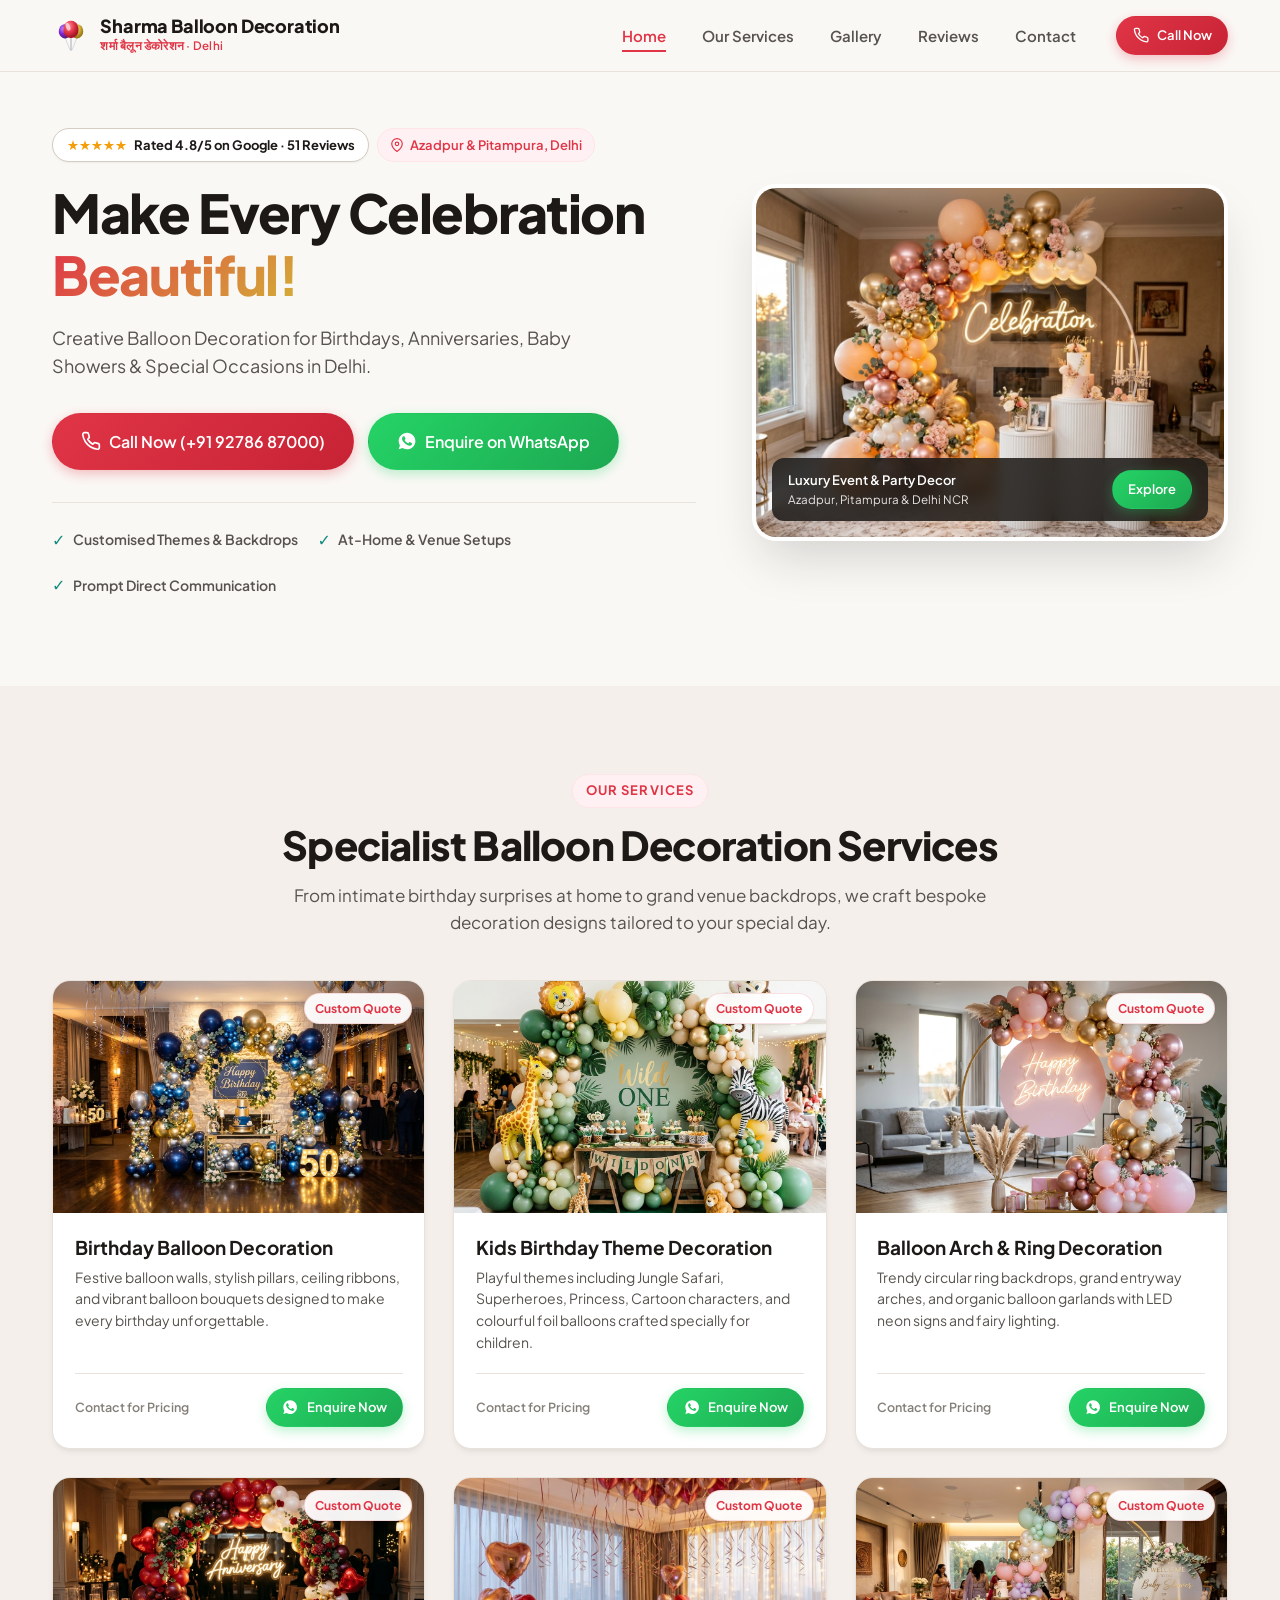
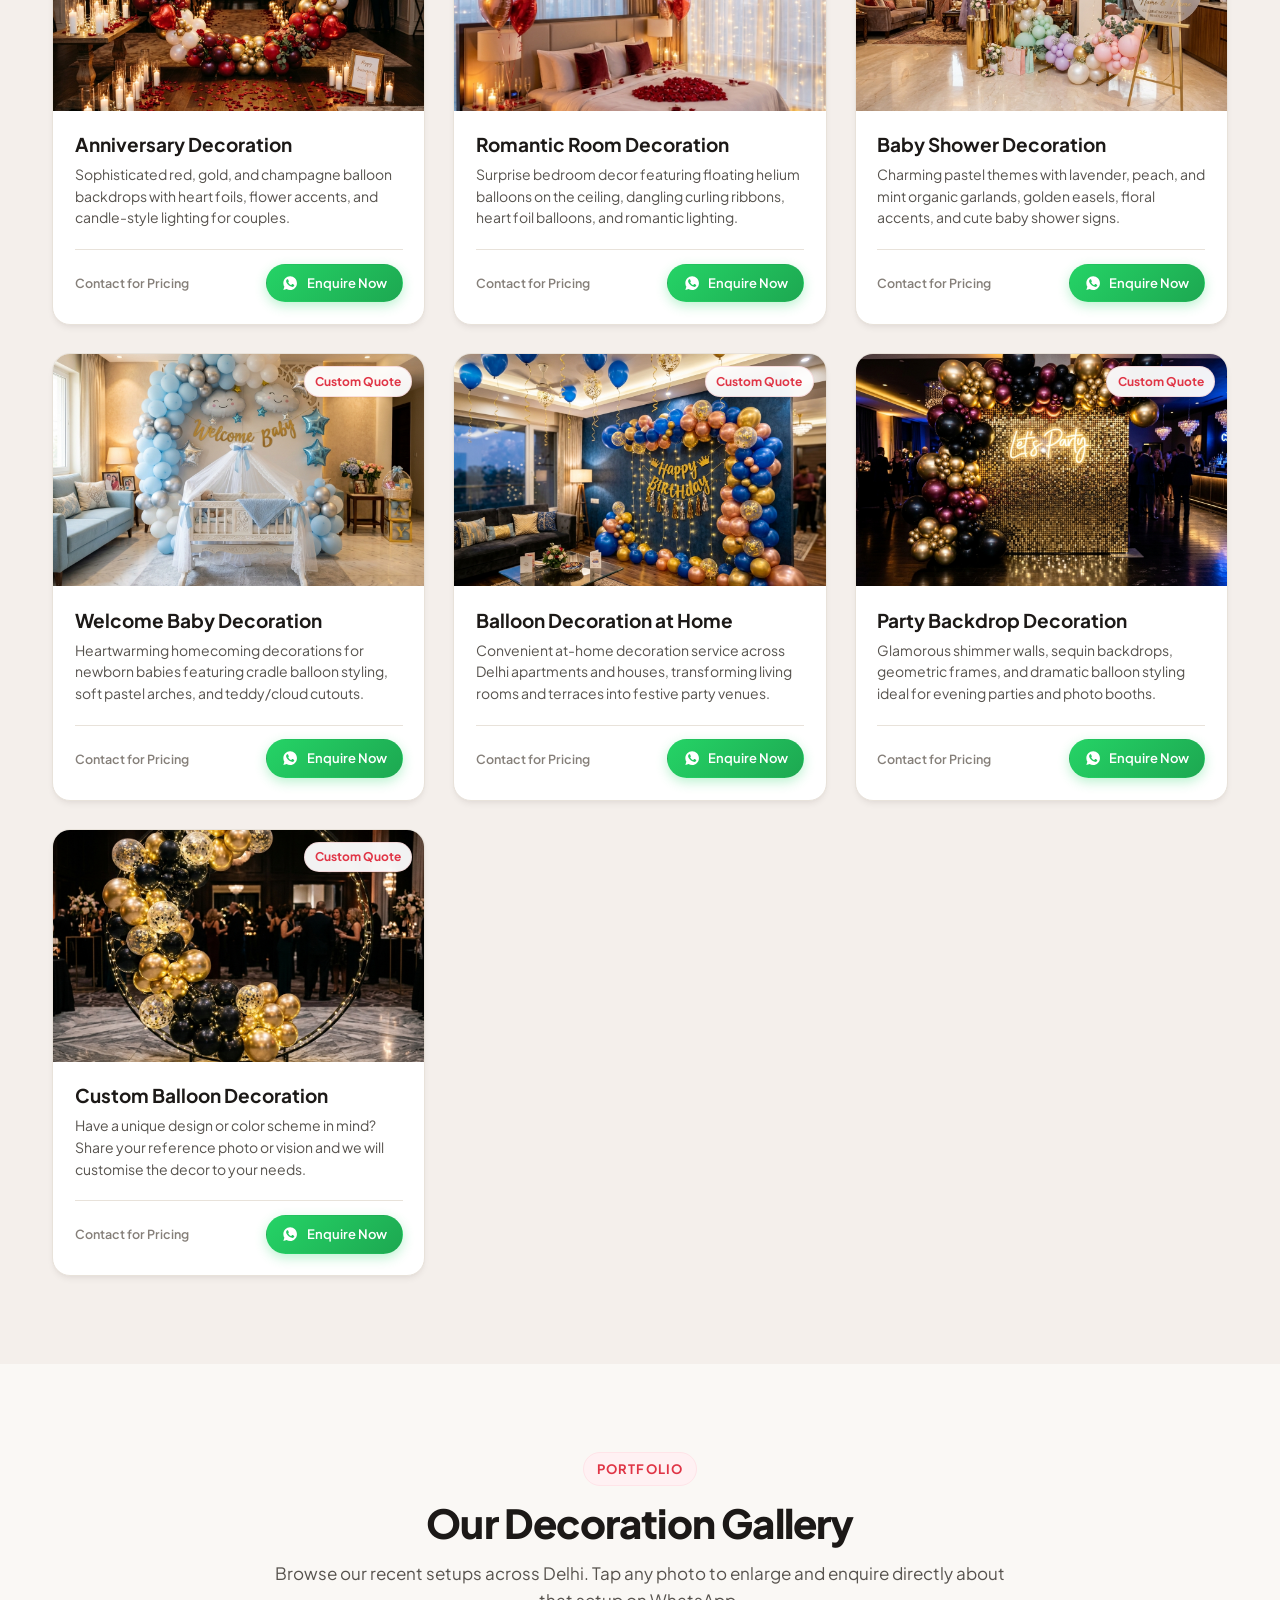
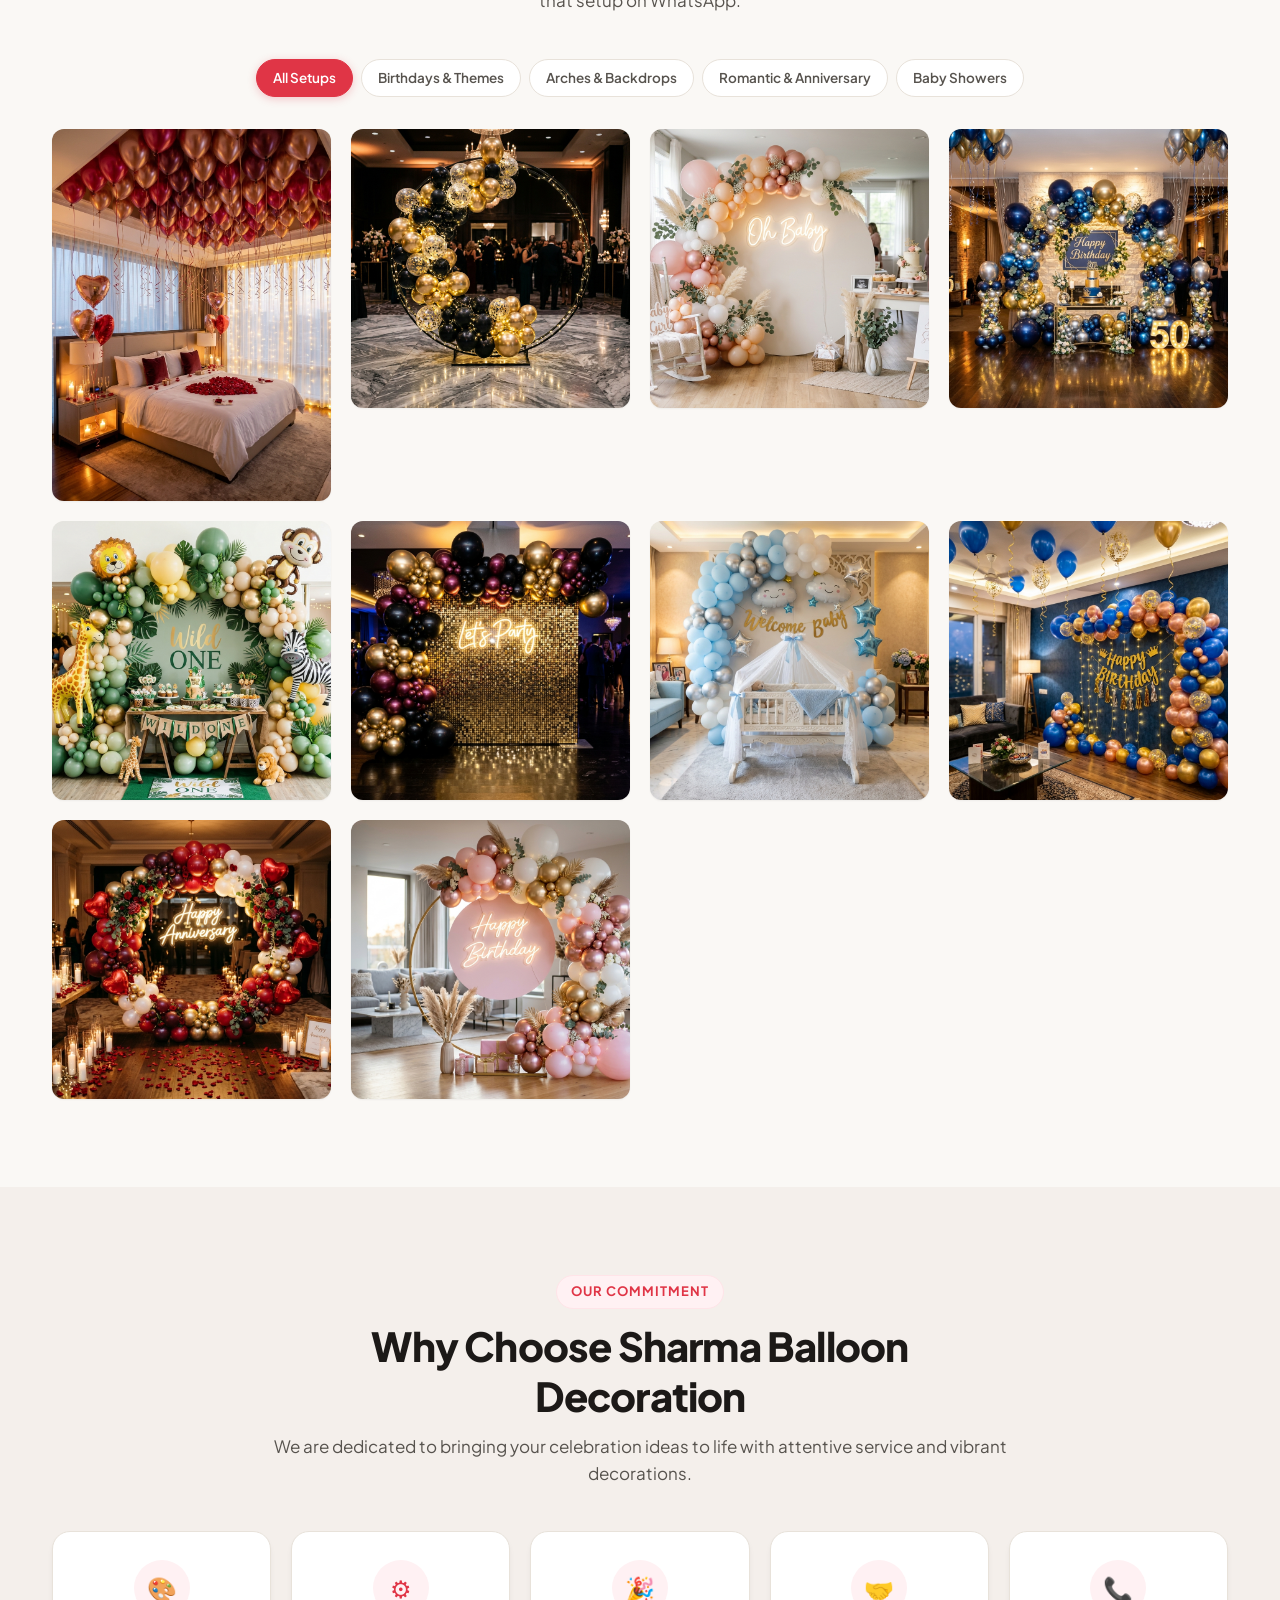
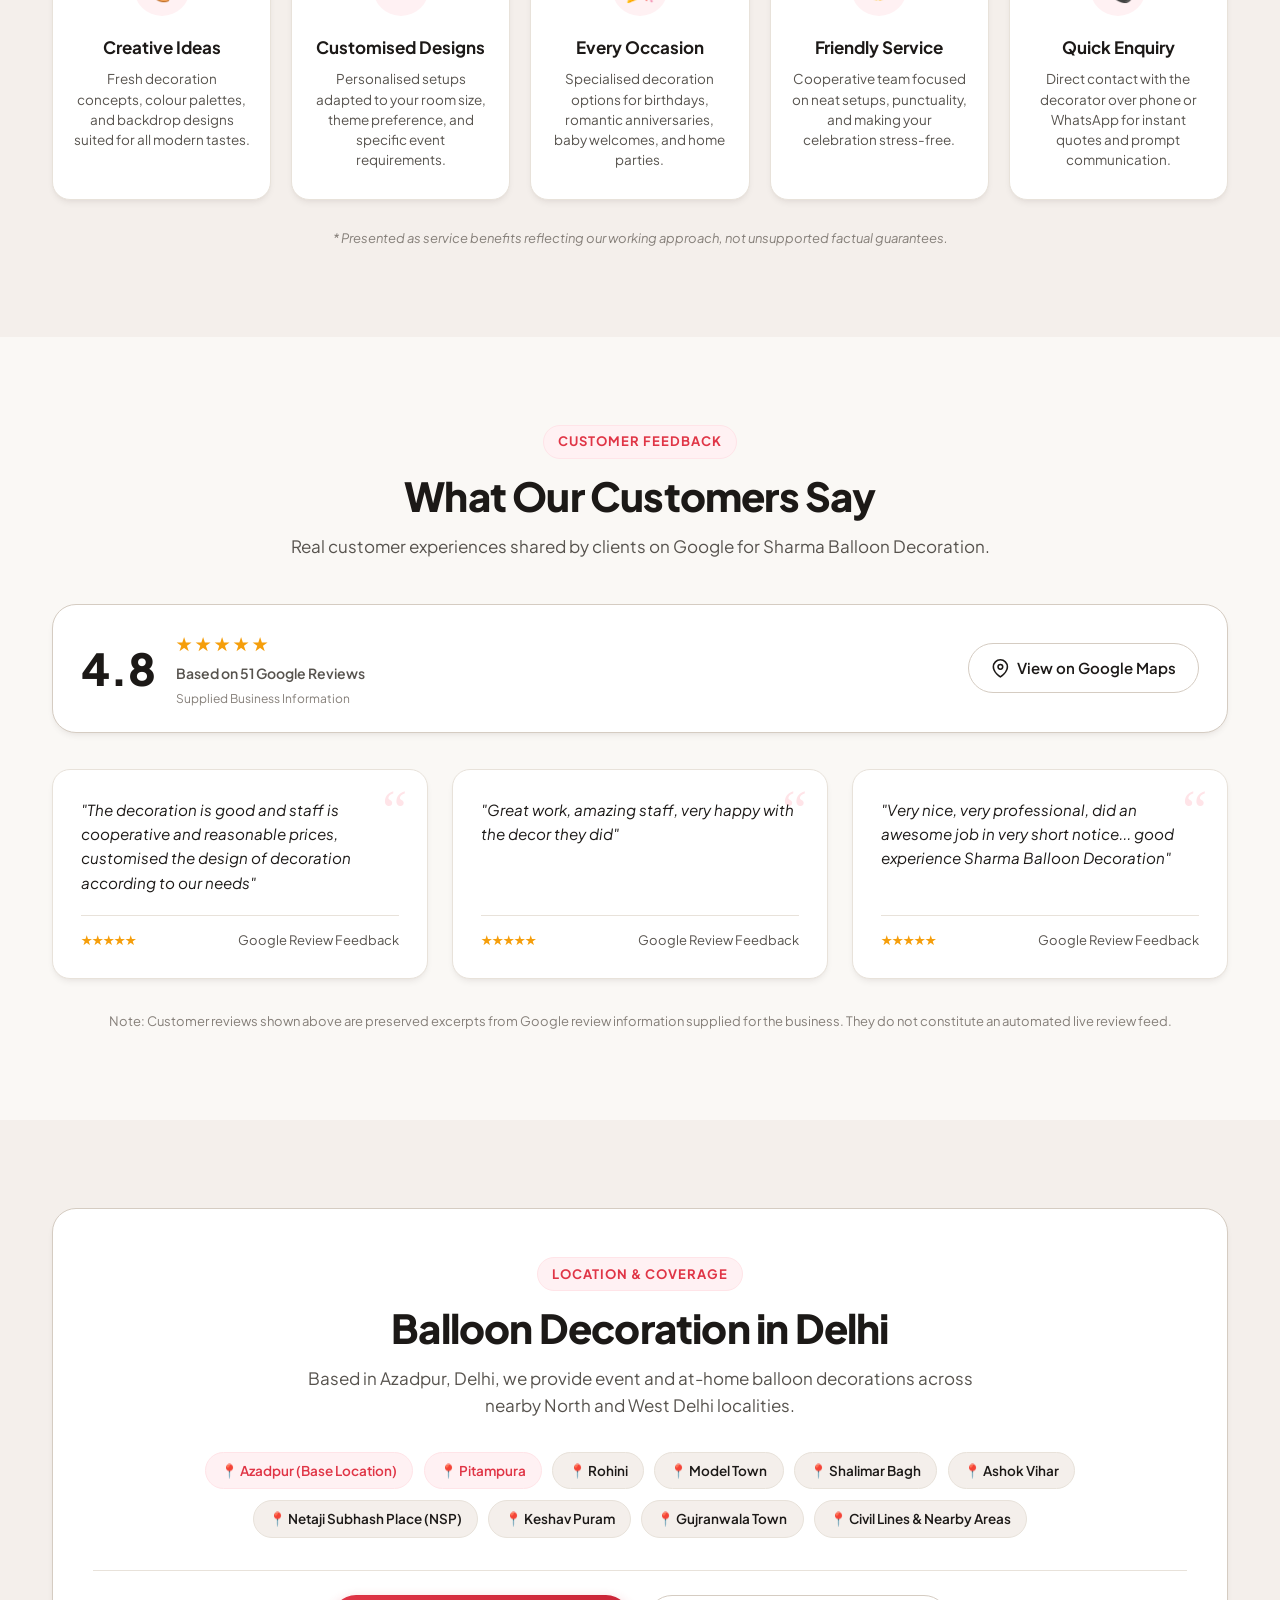
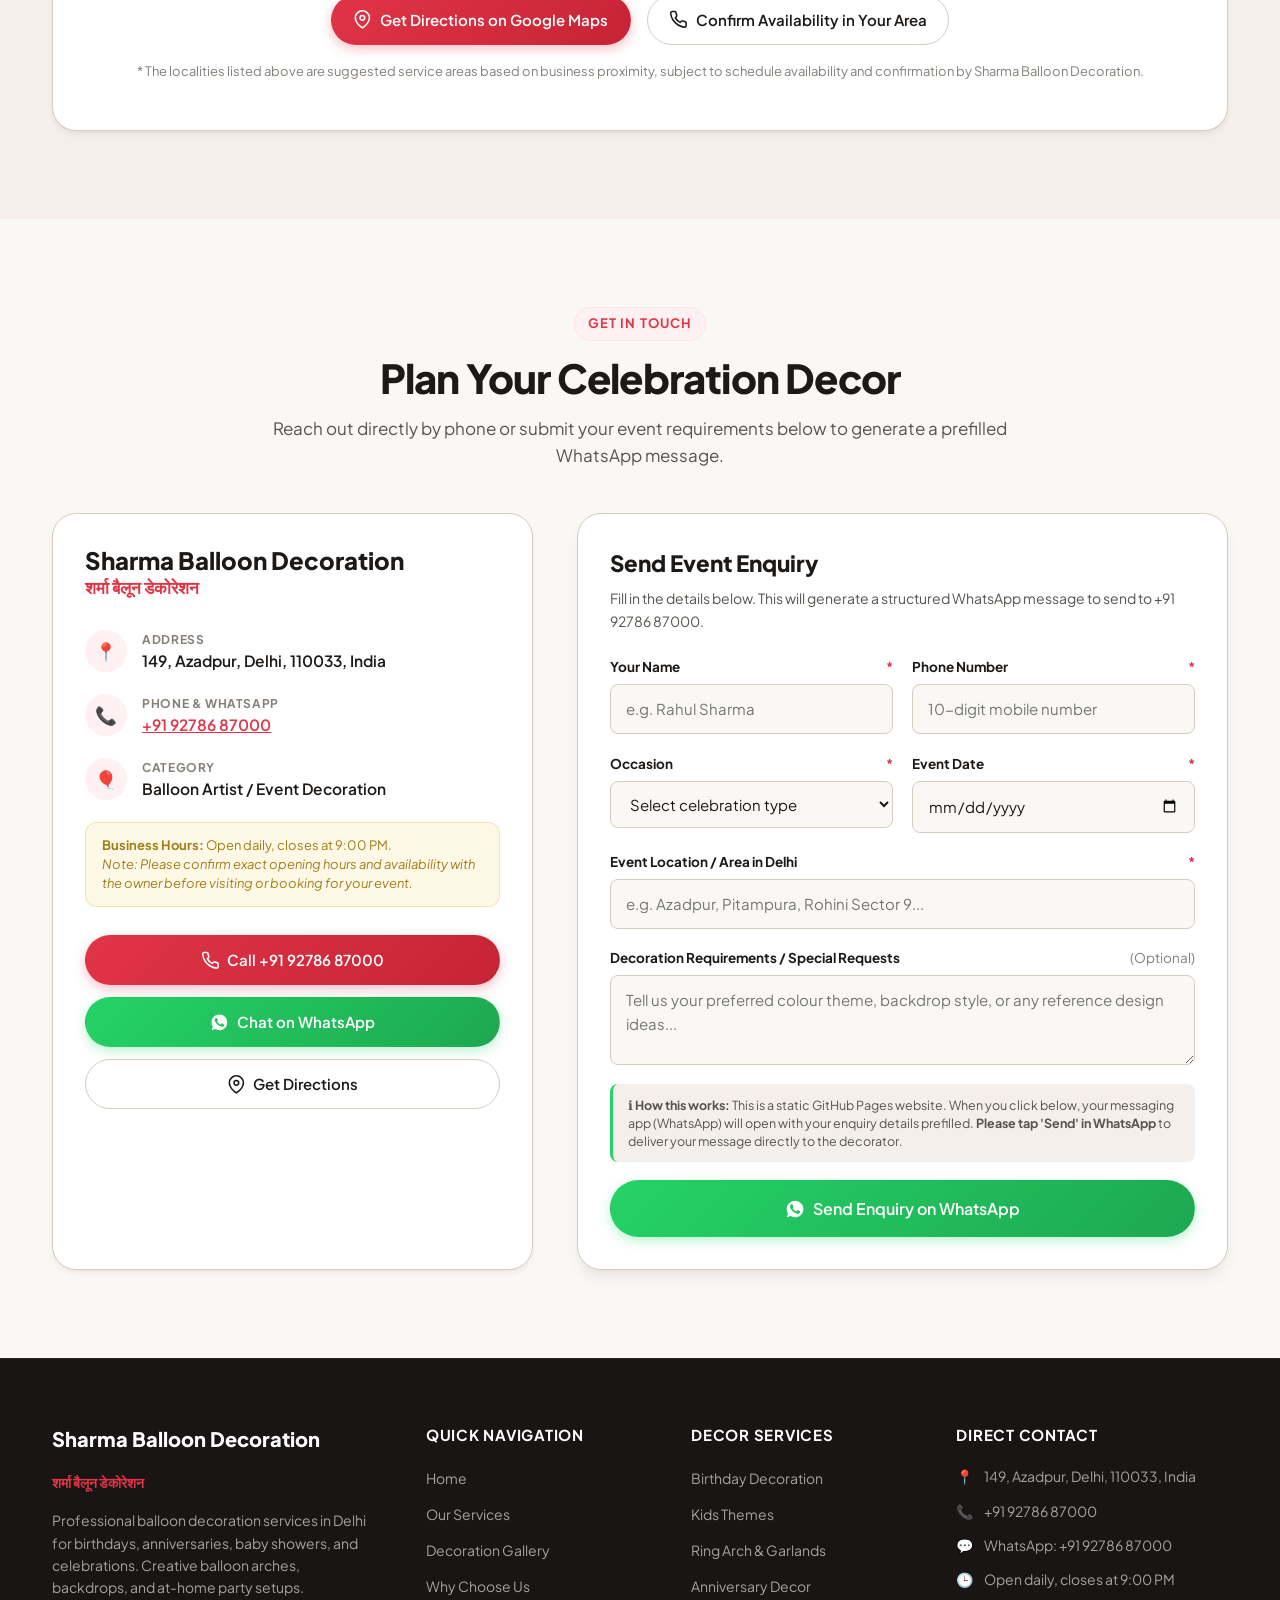
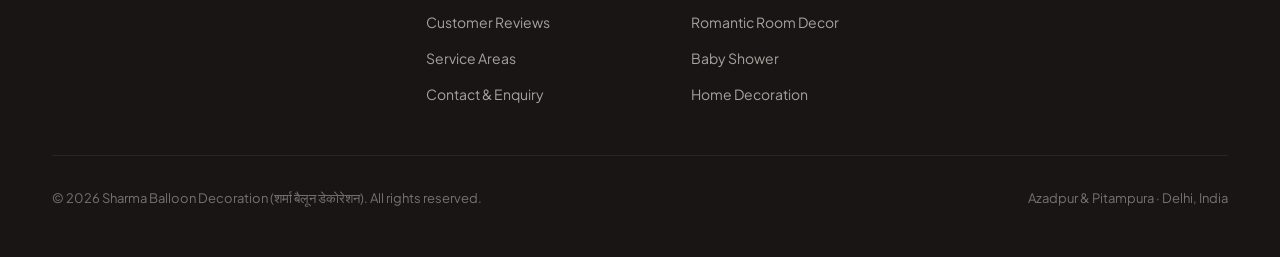
<file: index.html>
<!DOCTYPE html>
<html lang="en">
<head>
  <meta charset="UTF-8">
  <meta name="viewport" content="width=device-width, initial-scale=1.0">
  <title>Sharma Balloon Decoration (शर्मा बैलून डेकोरेशन) | Birthday &amp; Event Balloon Decorator in Delhi</title>
  
  <!-- SEO & Local Business Metadata -->
  <meta name="description" content="Sharma Balloon Decoration offers creative balloon decoration in Delhi, Azadpur, Pitampura and nearby areas. Specializing in birthdays, anniversaries, baby showers, balloon arches, and home decorations. Call +91 92786 87000.">
  <meta name="keywords" content="Balloon Decoration in Delhi, Birthday Decoration in Azadpur, Balloon Artist in Delhi, Home Birthday Decoration in Delhi, Anniversary Balloon Decoration in Delhi, Baby Shower Decoration in Delhi, Balloon Arch Delhi">
  <meta name="author" content="Sharma Balloon Decoration">
  <meta name="robots" content="index, follow">

  <!-- Open Graph / Social Meta -->
  <meta property="og:type" content="business.business">
  <meta property="og:title" content="Sharma Balloon Decoration | Delhi Event &amp; Birthday Decorator">
  <meta property="og:description" content="Make every celebration beautiful with creative balloon decoration for birthdays, anniversaries, baby showers, and home events in Delhi. Rated 4.8/5 on Google.">
  <meta property="og:image" content="./images/hero-balloon.jpg">
  <meta property="og:locale" content="en_IN">

  <!-- Favicon -->
  <link rel="icon" type="image/svg+xml" href="./favicon.svg">
  <link rel="apple-touch-icon" href="./favicon.svg">

  <!-- Google Fonts Preconnect & Font Sheet -->
  <link rel="preconnect" href="https://fonts.googleapis.com">
  <link rel="preconnect" href="https://fonts.gstatic.com" crossorigin>
  <link href="https://fonts.googleapis.com/css2?family=Plus+Jakarta+Sans:wght@400;500;600;700;800&display=swap" rel="stylesheet">

  <!-- Stylesheet -->
  <link rel="stylesheet" href="./styles.css">

  <!-- LocalBusiness Structured Data (Verified Business Information Only) -->
  <script type="application/ld+json">
  {
    "@context": "https://schema.org",
    "@type": "HomeAndConstructionBusiness",
    "name": "Sharma Balloon Decoration",
    "alternateName": "शर्मा बैलून डेकोरेशन",
    "description": "Creative balloon decoration for birthdays, anniversaries, baby showers, and special occasions in Delhi.",
    "telephone": "+919278687000",
    "image": "./images/hero-balloon.jpg",
    "address": {
      "@type": "PostalAddress",
      "streetAddress": "149, Azadpur",
      "addressLocality": "Delhi",
      "postalCode": "110033",
      "addressCountry": "IN"
    },
    "areaServed": [
      {
        "@type": "AdministrativeArea",
        "name": "Azadpur, Delhi"
      },
      {
        "@type": "AdministrativeArea",
        "name": "Pitampura, Delhi"
      },
      {
        "@type": "AdministrativeArea",
        "name": "Delhi NCR"
      }
    ],
    "aggregateRating": {
      "@type": "AggregateRating",
      "ratingValue": "4.8",
      "reviewCount": "51",
      "bestRating": "5",
      "worstRating": "1"
    }
  }
  </script>
</head>
<body>

  <!-- Accessible Skip Link -->
  <a href="#main-content" class="skip-link">Skip to main content</a>

  <!-- ========================================================================
       Header & Sticky Navigation
       ======================================================================== -->
  <header class="header" id="site-header">
    <div class="container header-inner">
      <!-- Brand Logo -->
      <a href="#home" class="brand-logo" aria-label="Sharma Balloon Decoration Home">
        <svg class="brand-icon" viewBox="0 0 64 64" width="38" height="38" aria-hidden="true">
          <defs>
            <radialGradient id="hdrCoral" cx="35%" cy="30%" r="65%">
              <stop offset="0%" stop-color="#FF8A98"/>
              <stop offset="60%" stop-color="#E03546"/>
              <stop offset="100%" stop-color="#A51828"/>
            </radialGradient>
            <radialGradient id="hdrGold" cx="35%" cy="30%" r="65%">
              <stop offset="0%" stop-color="#FFEFA8"/>
              <stop offset="60%" stop-color="#D4AF37"/>
              <stop offset="100%" stop-color="#997C19"/>
            </radialGradient>
            <radialGradient id="hdrPurple" cx="35%" cy="30%" r="65%">
              <stop offset="0%" stop-color="#C084FC"/>
              <stop offset="60%" stop-color="#7E22CE"/>
              <stop offset="100%" stop-color="#581C87"/>
            </radialGradient>
          </defs>
          <path d="M22 36 Q 26 48 31 58" stroke="#D1D5DB" stroke-width="1.5" fill="none"/>
          <path d="M42 36 Q 38 48 33 58" stroke="#D1D5DB" stroke-width="1.5" fill="none"/>
          <path d="M32 34 Q 32 46 32 58" stroke="#9CA3AF" stroke-width="1.5" fill="none"/>
          <!-- Purple -->
          <path d="M 22 14 C 13 14 10 24 12 30 C 14 36 20 38 22 38 C 24 38 30 36 32 30 C 34 24 31 14 22 14 Z" fill="url(#hdrPurple)"/>
          <!-- Gold -->
          <path d="M 42 14 C 33 14 30 24 32 30 C 34 36 40 38 42 38 C 44 38 50 36 52 30 C 54 24 51 14 42 14 Z" fill="url(#hdrGold)"/>
          <!-- Coral -->
          <path d="M 32 8 C 21 8 18 20 20 28 C 22 35 29 37 32 37 C 35 37 42 35 44 28 C 46 20 43 8 32 8 Z" fill="url(#hdrCoral)"/>
          <ellipse cx="27" cy="18" rx="3.5" ry="7" transform="rotate(-20 27 18)" fill="#FFFFFF" opacity="0.6"/>
        </svg>
        <div class="brand-text-wrap">
          <span class="brand-title">Sharma Balloon Decoration</span>
          <span class="brand-subtitle">शर्मा बैलून डेकोरेशन · Delhi</span>
        </div>
      </a>

      <!-- Desktop Navigation Links -->
      <nav class="nav-desktop" aria-label="Main Navigation">
        <ul class="nav-links">
          <li><a href="#home" class="nav-link active">Home</a></li>
          <li><a href="#services" class="nav-link">Our Services</a></li>
          <li><a href="#gallery" class="nav-link">Gallery</a></li>
          <li><a href="#reviews" class="nav-link">Reviews</a></li>
          <li><a href="#contact" class="nav-link">Contact</a></li>
        </ul>
        <div class="nav-cta">
          <a href="tel:+919278687000" class="btn btn-primary btn-sm">
            <svg class="btn-icon" viewBox="0 0 24 24" fill="none" stroke="currentColor" stroke-width="2" stroke-linecap="round" stroke-linejoin="round" aria-hidden="true"><path d="M22 16.92v3a2 2 0 0 1-2.18 2 19.79 19.79 0 0 1-8.63-3.07 19.5 19.5 0 0 1-6-6 19.79 19.79 0 0 1-3.07-8.67A2 2 0 0 1 4.11 2h3a2 2 0 0 1 2 1.72 12.84 12.84 0 0 0 .7 2.81 2 2 0 0 1-.45 2.11L8.09 9.91a16 16 0 0 0 6 6l1.27-1.27a2 2 0 0 1 2.11-.45 12.84 12.84 0 0 0 2.81.7A2 2 0 0 1 22 16.92z"/></svg>
            <span>Call Now</span>
          </a>
        </div>
      </nav>

      <!-- Mobile Header Actions -->
      <div class="mobile-header-actions">
        <a href="tel:+919278687000" class="btn btn-primary mobile-call-btn" aria-label="Call Sharma Balloon Decoration">
          <svg class="btn-icon" viewBox="0 0 24 24" fill="none" stroke="currentColor" stroke-width="2" stroke-linecap="round" stroke-linejoin="round" aria-hidden="true"><path d="M22 16.92v3a2 2 0 0 1-2.18 2 19.79 19.79 0 0 1-8.63-3.07 19.5 19.5 0 0 1-6-6 19.79 19.79 0 0 1-3.07-8.67A2 2 0 0 1 4.11 2h3a2 2 0 0 1 2 1.72 12.84 12.84 0 0 0 .7 2.81 2 2 0 0 1-.45 2.11L8.09 9.91a16 16 0 0 0 6 6l1.27-1.27a2 2 0 0 1 2.11-.45 12.84 12.84 0 0 0 2.81.7A2 2 0 0 1 22 16.92z"/></svg>
          <span>Call</span>
        </a>

        <!-- Hamburger Toggle Button -->
        <button class="hamburger-btn" id="hamburger-btn" type="button" aria-expanded="false" aria-controls="mobile-drawer" aria-label="Open navigation menu">
          <span class="hamburger-line"></span>
          <span class="hamburger-line"></span>
          <span class="hamburger-line"></span>
        </button>
      </div>
    </div>
  </header>

  <!-- Mobile Drawer & Overlay -->
  <div class="nav-mobile-overlay" id="mobile-overlay" aria-hidden="true"></div>
  <div class="nav-mobile-drawer" id="mobile-drawer" aria-label="Mobile Navigation">
    <nav class="nav-mobile-links">
      <a href="#home" class="nav-mobile-link"><span>Home</span> <span>&rarr;</span></a>
      <a href="#services" class="nav-mobile-link"><span>Our Services</span> <span>&rarr;</span></a>
      <a href="#gallery" class="nav-mobile-link"><span>Featured Gallery</span> <span>&rarr;</span></a>
      <a href="#reviews" class="nav-mobile-link"><span>Customer Reviews</span> <span>&rarr;</span></a>
      <a href="#service-area" class="nav-mobile-link"><span>Delhi Service Areas</span> <span>&rarr;</span></a>
      <a href="#contact" class="nav-mobile-link"><span>Contact &amp; Enquiry</span> <span>&rarr;</span></a>
    </nav>
    <div class="nav-mobile-cta-wrap">
      <a href="tel:+919278687000" class="btn btn-primary btn-lg">
        <svg class="btn-icon" viewBox="0 0 24 24" fill="none" stroke="currentColor" stroke-width="2" stroke-linecap="round" stroke-linejoin="round" aria-hidden="true"><path d="M22 16.92v3a2 2 0 0 1-2.18 2 19.79 19.79 0 0 1-8.63-3.07 19.5 19.5 0 0 1-6-6 19.79 19.79 0 0 1-3.07-8.67A2 2 0 0 1 4.11 2h3a2 2 0 0 1 2 1.72 12.84 12.84 0 0 0 .7 2.81 2 2 0 0 1-.45 2.11L8.09 9.91a16 16 0 0 0 6 6l1.27-1.27a2 2 0 0 1 2.11-.45 12.84 12.84 0 0 0 2.81.7A2 2 0 0 1 22 16.92z"/></svg>
        <span>Call +91 92786 87000</span>
      </a>
      <a href="https://wa.me/919278687000?text=Hi%2C%20I%20am%20interested%20in%20balloon%20decoration%20services.%20Please%20share%20the%20available%20designs%20and%20pricing." class="btn btn-whatsapp btn-lg" target="_blank" rel="noopener noreferrer">
        <svg class="btn-icon" viewBox="0 0 24 24" fill="currentColor" aria-hidden="true"><path d="M12.031 2C6.496 2 2 6.494 2 12.029c0 1.93.548 3.733 1.503 5.275L2 22l4.838-1.464a9.96 9.96 0 0 0 5.193 1.493c5.535 0 10.031-4.494 10.031-10.029C22.062 6.494 17.566 2 12.031 2zm5.837 14.195c-.244.686-1.419 1.309-1.956 1.365-.537.056-1.238.082-3.567-.88-2.975-1.23-4.887-4.248-5.034-4.444-.148-.196-1.206-1.603-1.206-3.056 0-1.454.761-2.167 1.03-2.46.269-.293.587-.367.784-.367.196 0 .392.002.563.01.182.008.428-.069.669.51.245.587.832 2.031.905 2.179.074.147.123.32.025.517-.098.196-.147.318-.294.49-.147.172-.31.385-.443.516-.147.147-.301.308-.13.602.172.293.766 1.261 1.644 2.041 1.129 1.004 2.08 1.314 2.374 1.461.294.147.466.123.638-.073.172-.196.735-.856.932-1.15.196-.294.392-.245.662-.147.27.098 1.716.809 2.01 1.005.294.196.49.294.563.416.074.123.074.711-.17 1.397z"/></svg>
        <span>Enquire on WhatsApp</span>
      </a>
    </div>
  </div>

  <!-- Main Content Landmark -->
  <main id="main-content">

    <!-- ======================================================================
         Hero Section
         ====================================================================== -->
    <section class="hero" id="home" aria-label="Introduction">
      <div class="container">
        <div class="hero-grid">
          <!-- Hero Text Content -->
          <div class="hero-content">
            <div class="hero-badge-wrap">
              <!-- Provided Business Trust Indicator -->
              <span class="hero-rating-badge">
                <span class="stars-gold" aria-hidden="true">&#9733;&#9733;&#9733;&#9733;&#9733;</span>
                <span>Rated 4.8/5 on Google · 51 Reviews</span>
              </span>
              <span class="hero-location-badge">
                <svg width="14" height="14" viewBox="0 0 24 24" fill="none" stroke="currentColor" stroke-width="2" stroke-linecap="round" stroke-linejoin="round" aria-hidden="true"><path d="M21 10c0 7-9 13-9 13s-9-6-9-13a9 9 0 0 1 18 0z"/><circle cx="12" cy="10" r="3"/></svg>
                <span>Azadpur &amp; Pitampura, Delhi</span>
              </span>
            </div>

            <h1 class="hero-title">
              Make Every Celebration <span class="hero-title-highlight">Beautiful!</span>
            </h1>

            <p class="hero-subtitle">
              Creative Balloon Decoration for Birthdays, Anniversaries, Baby Showers &amp; Special Occasions in Delhi.
            </p>

            <div class="hero-actions">
              <a href="tel:+919278687000" class="btn btn-primary btn-lg">
                <svg class="btn-icon" viewBox="0 0 24 24" fill="none" stroke="currentColor" stroke-width="2" stroke-linecap="round" stroke-linejoin="round" aria-hidden="true"><path d="M22 16.92v3a2 2 0 0 1-2.18 2 19.79 19.79 0 0 1-8.63-3.07 19.5 19.5 0 0 1-6-6 19.79 19.79 0 0 1-3.07-8.67A2 2 0 0 1 4.11 2h3a2 2 0 0 1 2 1.72 12.84 12.84 0 0 0 .7 2.81 2 2 0 0 1-.45 2.11L8.09 9.91a16 16 0 0 0 6 6l1.27-1.27a2 2 0 0 1 2.11-.45 12.84 12.84 0 0 0 2.81.7A2 2 0 0 1 22 16.92z"/></svg>
                <span>Call Now (+91 92786 87000)</span>
              </a>
              <a href="https://wa.me/919278687000?text=Hi%2C%20I%20am%20interested%20in%20balloon%20decoration%20services.%20Please%20share%20the%20available%20designs%20and%20pricing." class="btn btn-whatsapp btn-lg" target="_blank" rel="noopener noreferrer">
                <svg class="btn-icon" viewBox="0 0 24 24" fill="currentColor" aria-hidden="true"><path d="M12.031 2C6.496 2 2 6.494 2 12.029c0 1.93.548 3.733 1.503 5.275L2 22l4.838-1.464a9.96 9.96 0 0 0 5.193 1.493c5.535 0 10.031-4.494 10.031-10.029C22.062 6.494 17.566 2 12.031 2zm5.837 14.195c-.244.686-1.419 1.309-1.956 1.365-.537.056-1.238.082-3.567-.88-2.975-1.23-4.887-4.248-5.034-4.444-.148-.196-1.206-1.603-1.206-3.056 0-1.454.761-2.167 1.03-2.46.269-.293.587-.367.784-.367.196 0 .392.002.563.01.182.008.428-.069.669.51.245.587.832 2.031.905 2.179.074.147.123.32.025.517-.098.196-.147.318-.294.49-.147.172-.31.385-.443.516-.147.147-.301.308-.13.602.172.293.766 1.261 1.644 2.041 1.129 1.004 2.08 1.314 2.374 1.461.294.147.466.123.638-.073.172-.196.735-.856.932-1.15.196-.294.392-.245.662-.147.27.098 1.716.809 2.01 1.005.294.196.49.294.563.416.074.123.074.711-.17 1.397z"/></svg>
                <span>Enquire on WhatsApp</span>
              </a>
            </div>

            <!-- Trust Bullets -->
            <div class="hero-trust-bullets">
              <div class="hero-bullet-item">
                <span class="bullet-icon">&#10003;</span>
                <span>Customised Themes &amp; Backdrops</span>
              </div>
              <div class="hero-bullet-item">
                <span class="bullet-icon">&#10003;</span>
                <span>At-Home &amp; Venue Setups</span>
              </div>
              <div class="hero-bullet-item">
                <span class="bullet-icon">&#10003;</span>
                <span>Prompt Direct Communication</span>
              </div>
            </div>
          </div>

          <!-- Hero Media Showcase -->
          <div class="hero-media-wrap">
            <div class="hero-card">
              <img 
                src="./images/hero-balloon.jpg" 
                alt="Grand luxury organic balloon arch and celebration setup by Sharma Balloon Decoration Delhi" 
                class="hero-img"
                width="720"
                height="540"
                fetchpriority="high"
              >
              <div class="hero-media-badge">
                <div>
                  <div class="hero-media-badge-text">Luxury Event &amp; Party Decor</div>
                  <div class="hero-media-badge-sub">Azadpur, Pitampura &amp; Delhi NCR</div>
                </div>
                <a href="#services" class="btn btn-whatsapp btn-sm">Explore</a>
              </div>
            </div>
          </div>
        </div>
      </div>
    </section>

    <!-- ======================================================================
         Our Decoration Services Section (10 Services)
         ====================================================================== -->
    <section class="section section-alt" id="services" aria-labelledby="services-heading">
      <div class="container">
        <div class="section-header">
          <span class="section-eyebrow">OUR SERVICES</span>
          <h2 class="section-title" id="services-heading">Specialist Balloon Decoration Services</h2>
          <p class="section-subtitle">
            From intimate birthday surprises at home to grand venue backdrops, we craft bespoke decoration designs tailored to your special day.
          </p>
        </div>

        <div class="services-grid">
          <!-- 1. Birthday Balloon Decoration -->
          <article class="service-card">
            <div class="service-media">
              <img 
                src="./images/service-birthday.jpg" 
                alt="Vibrant birthday balloon decoration in Delhi with metallic balloons and banner" 
                class="service-img" 
                loading="lazy" 
                width="400" 
                height="250"
              >
              <span class="service-badge">Custom Quote</span>
            </div>
            <div class="service-content">
              <h3 class="service-title">Birthday Balloon Decoration</h3>
              <p class="service-desc">
                Festive balloon walls, stylish pillars, ceiling ribbons, and vibrant balloon bouquets designed to make every birthday unforgettable.
              </p>
              <div class="service-footer">
                <span class="service-price-note">Contact for Pricing</span>
                <a 
                  href="https://wa.me/919278687000?text=Hi%2C%20I%20am%20interested%20in%20Birthday%20Balloon%20Decoration%20services.%20Please%20share%20the%20available%20designs%20and%20pricing." 
                  class="btn btn-whatsapp btn-sm" 
                  target="_blank" 
                  rel="noopener noreferrer"
                  aria-label="Enquire on WhatsApp about Birthday Balloon Decoration"
                >
                  <svg class="btn-icon" viewBox="0 0 24 24" fill="currentColor" aria-hidden="true"><path d="M12.031 2C6.496 2 2 6.494 2 12.029c0 1.93.548 3.733 1.503 5.275L2 22l4.838-1.464a9.96 9.96 0 0 0 5.193 1.493c5.535 0 10.031-4.494 10.031-10.029C22.062 6.494 17.566 2 12.031 2zm5.837 14.195c-.244.686-1.419 1.309-1.956 1.365-.537.056-1.238.082-3.567-.88-2.975-1.23-4.887-4.248-5.034-4.444-.148-.196-1.206-1.603-1.206-3.056 0-1.454.761-2.167 1.03-2.46.269-.293.587-.367.784-.367.196 0 .392.002.563.01.182.008.428-.069.669.51.245.587.832 2.031.905 2.179.074.147.123.32.025.517-.098.196-.147.318-.294.49-.147.172-.31.385-.443.516-.147.147-.301.308-.13.602.172.293.766 1.261 1.644 2.041 1.129 1.004 2.08 1.314 2.374 1.461.294.147.466.123.638-.073.172-.196.735-.856.932-1.15.196-.294.392-.245.662-.147.27.098 1.716.809 2.01 1.005.294.196.49.294.563.416.074.123.074.711-.17 1.397z"/></svg>
                  <span>Enquire Now</span>
                </a>
              </div>
            </div>
          </article>

          <!-- 2. Kids Birthday Theme Decoration -->
          <article class="service-card">
            <div class="service-media">
              <img 
                src="./images/service-kids-theme.jpg" 
                alt="Exciting jungle safari theme balloon decoration for kids birthday" 
                class="service-img" 
                loading="lazy" 
                width="400" 
                height="250"
              >
              <span class="service-badge">Custom Quote</span>
            </div>
            <div class="service-content">
              <h3 class="service-title">Kids Birthday Theme Decoration</h3>
              <p class="service-desc">
                Playful themes including Jungle Safari, Superheroes, Princess, Cartoon characters, and colourful foil balloons crafted specially for children.
              </p>
              <div class="service-footer">
                <span class="service-price-note">Contact for Pricing</span>
                <a 
                  href="https://wa.me/919278687000?text=Hi%2C%20I%20am%20interested%20in%20Kids%20Birthday%20Theme%20Decoration%20services.%20Please%20share%20the%20available%20designs%20and%20pricing." 
                  class="btn btn-whatsapp btn-sm" 
                  target="_blank" 
                  rel="noopener noreferrer"
                  aria-label="Enquire on WhatsApp about Kids Birthday Theme Decoration"
                >
                  <svg class="btn-icon" viewBox="0 0 24 24" fill="currentColor" aria-hidden="true"><path d="M12.031 2C6.496 2 2 6.494 2 12.029c0 1.93.548 3.733 1.503 5.275L2 22l4.838-1.464a9.96 9.96 0 0 0 5.193 1.493c5.535 0 10.031-4.494 10.031-10.029C22.062 6.494 17.566 2 12.031 2zm5.837 14.195c-.244.686-1.419 1.309-1.956 1.365-.537.056-1.238.082-3.567-.88-2.975-1.23-4.887-4.248-5.034-4.444-.148-.196-1.206-1.603-1.206-3.056 0-1.454.761-2.167 1.03-2.46.269-.293.587-.367.784-.367.196 0 .392.002.563.01.182.008.428-.069.669.51.245.587.832 2.031.905 2.179.074.147.123.32.025.517-.098.196-.147.318-.294.49-.147.172-.31.385-.443.516-.147.147-.301.308-.13.602.172.293.766 1.261 1.644 2.041 1.129 1.004 2.08 1.314 2.374 1.461.294.147.466.123.638-.073.172-.196.735-.856.932-1.15.196-.294.392-.245.662-.147.27.098 1.716.809 2.01 1.005.294.196.49.294.563.416.074.123.074.711-.17 1.397z"/></svg>
                  <span>Enquire Now</span>
                </a>
              </div>
            </div>
          </article>

          <!-- 3. Balloon Arch & Ring Decoration -->
          <article class="service-card">
            <div class="service-media">
              <img 
                src="./images/service-arch-ring.jpg" 
                alt="Circular metallic balloon ring arch decoration with fairy lights" 
                class="service-img" 
                loading="lazy" 
                width="400" 
                height="250"
              >
              <span class="service-badge">Custom Quote</span>
            </div>
            <div class="service-content">
              <h3 class="service-title">Balloon Arch &amp; Ring Decoration</h3>
              <p class="service-desc">
                Trendy circular ring backdrops, grand entryway arches, and organic balloon garlands with LED neon signs and fairy lighting.
              </p>
              <div class="service-footer">
                <span class="service-price-note">Contact for Pricing</span>
                <a 
                  href="https://wa.me/919278687000?text=Hi%2C%20I%20am%20interested%20in%20Balloon%20Arch%20and%20Ring%20Decoration%20services.%20Please%20share%20the%20available%20designs%20and%20pricing." 
                  class="btn btn-whatsapp btn-sm" 
                  target="_blank" 
                  rel="noopener noreferrer"
                  aria-label="Enquire on WhatsApp about Balloon Arch and Ring Decoration"
                >
                  <svg class="btn-icon" viewBox="0 0 24 24" fill="currentColor" aria-hidden="true"><path d="M12.031 2C6.496 2 2 6.494 2 12.029c0 1.93.548 3.733 1.503 5.275L2 22l4.838-1.464a9.96 9.96 0 0 0 5.193 1.493c5.535 0 10.031-4.494 10.031-10.029C22.062 6.494 17.566 2 12.031 2zm5.837 14.195c-.244.686-1.419 1.309-1.956 1.365-.537.056-1.238.082-3.567-.88-2.975-1.23-4.887-4.248-5.034-4.444-.148-.196-1.206-1.603-1.206-3.056 0-1.454.761-2.167 1.03-2.46.269-.293.587-.367.784-.367.196 0 .392.002.563.01.182.008.428-.069.669.51.245.587.832 2.031.905 2.179.074.147.123.32.025.517-.098.196-.147.318-.294.49-.147.172-.31.385-.443.516-.147.147-.301.308-.13.602.172.293.766 1.261 1.644 2.041 1.129 1.004 2.08 1.314 2.374 1.461.294.147.466.123.638-.073.172-.196.735-.856.932-1.15.196-.294.392-.245.662-.147.27.098 1.716.809 2.01 1.005.294.196.49.294.563.416.074.123.074.711-.17 1.397z"/></svg>
                  <span>Enquire Now</span>
                </a>
              </div>
            </div>
          </article>

          <!-- 4. Anniversary Decoration -->
          <article class="service-card">
            <div class="service-media">
              <img 
                src="./images/service-anniversary.jpg" 
                alt="Romantic anniversary balloon decoration with crimson red and gold heart accents" 
                class="service-img" 
                loading="lazy" 
                width="400" 
                height="250"
              >
              <span class="service-badge">Custom Quote</span>
            </div>
            <div class="service-content">
              <h3 class="service-title">Anniversary Decoration</h3>
              <p class="service-desc">
                Sophisticated red, gold, and champagne balloon backdrops with heart foils, flower accents, and candle-style lighting for couples.
              </p>
              <div class="service-footer">
                <span class="service-price-note">Contact for Pricing</span>
                <a 
                  href="https://wa.me/919278687000?text=Hi%2C%20I%20am%20interested%20in%20Anniversary%20Decoration%20services.%20Please%20share%20the%20available%20designs%20and%20pricing." 
                  class="btn btn-whatsapp btn-sm" 
                  target="_blank" 
                  rel="noopener noreferrer"
                  aria-label="Enquire on WhatsApp about Anniversary Decoration"
                >
                  <svg class="btn-icon" viewBox="0 0 24 24" fill="currentColor" aria-hidden="true"><path d="M12.031 2C6.496 2 2 6.494 2 12.029c0 1.93.548 3.733 1.503 5.275L2 22l4.838-1.464a9.96 9.96 0 0 0 5.193 1.493c5.535 0 10.031-4.494 10.031-10.029C22.062 6.494 17.566 2 12.031 2zm5.837 14.195c-.244.686-1.419 1.309-1.956 1.365-.537.056-1.238.082-3.567-.88-2.975-1.23-4.887-4.248-5.034-4.444-.148-.196-1.206-1.603-1.206-3.056 0-1.454.761-2.167 1.03-2.46.269-.293.587-.367.784-.367.196 0 .392.002.563.01.182.008.428-.069.669.51.245.587.832 2.031.905 2.179.074.147.123.32.025.517-.098.196-.147.318-.294.49-.147.172-.31.385-.443.516-.147.147-.301.308-.13.602.172.293.766 1.261 1.644 2.041 1.129 1.004 2.08 1.314 2.374 1.461.294.147.466.123.638-.073.172-.196.735-.856.932-1.15.196-.294.392-.245.662-.147.27.098 1.716.809 2.01 1.005.294.196.49.294.563.416.074.123.074.711-.17 1.397z"/></svg>
                  <span>Enquire Now</span>
                </a>
              </div>
            </div>
          </article>

          <!-- 5. Romantic Room Decoration -->
          <article class="service-card">
            <div class="service-media">
              <img 
                src="./images/service-romantic-room.jpg" 
                alt="Romantic bedroom surprise setup with ceiling helium balloons and rose petals" 
                class="service-img" 
                loading="lazy" 
                width="400" 
                height="250"
              >
              <span class="service-badge">Custom Quote</span>
            </div>
            <div class="service-content">
              <h3 class="service-title">Romantic Room Decoration</h3>
              <p class="service-desc">
                Surprise bedroom decor featuring floating helium balloons on the ceiling, dangling curling ribbons, heart foil balloons, and romantic lighting.
              </p>
              <div class="service-footer">
                <span class="service-price-note">Contact for Pricing</span>
                <a 
                  href="https://wa.me/919278687000?text=Hi%2C%20I%20am%20interested%20in%20Romantic%20Room%20Decoration%20services.%20Please%20share%20the%20available%20designs%20and%20pricing." 
                  class="btn btn-whatsapp btn-sm" 
                  target="_blank" 
                  rel="noopener noreferrer"
                  aria-label="Enquire on WhatsApp about Romantic Room Decoration"
                >
                  <svg class="btn-icon" viewBox="0 0 24 24" fill="currentColor" aria-hidden="true"><path d="M12.031 2C6.496 2 2 6.494 2 12.029c0 1.93.548 3.733 1.503 5.275L2 22l4.838-1.464a9.96 9.96 0 0 0 5.193 1.493c5.535 0 10.031-4.494 10.031-10.029C22.062 6.494 17.566 2 12.031 2zm5.837 14.195c-.244.686-1.419 1.309-1.956 1.365-.537.056-1.238.082-3.567-.88-2.975-1.23-4.887-4.248-5.034-4.444-.148-.196-1.206-1.603-1.206-3.056 0-1.454.761-2.167 1.03-2.46.269-.293.587-.367.784-.367.196 0 .392.002.563.01.182.008.428-.069.669.51.245.587.832 2.031.905 2.179.074.147.123.32.025.517-.098.196-.147.318-.294.49-.147.172-.31.385-.443.516-.147.147-.301.308-.13.602.172.293.766 1.261 1.644 2.041 1.129 1.004 2.08 1.314 2.374 1.461.294.147.466.123.638-.073.172-.196.735-.856.932-1.15.196-.294.392-.245.662-.147.27.098 1.716.809 2.01 1.005.294.196.49.294.563.416.074.123.074.711-.17 1.397z"/></svg>
                  <span>Enquire Now</span>
                </a>
              </div>
            </div>
          </article>

          <!-- 6. Baby Shower Decoration -->
          <article class="service-card">
            <div class="service-media">
              <img 
                src="./images/service-baby-shower.jpg" 
                alt="Pastel baby shower balloon arch in pink and lavender with floral touches" 
                class="service-img" 
                loading="lazy" 
                width="400" 
                height="250"
              >
              <span class="service-badge">Custom Quote</span>
            </div>
            <div class="service-content">
              <h3 class="service-title">Baby Shower Decoration</h3>
              <p class="service-desc">
                Charming pastel themes with lavender, peach, and mint organic garlands, golden easels, floral accents, and cute baby shower signs.
              </p>
              <div class="service-footer">
                <span class="service-price-note">Contact for Pricing</span>
                <a 
                  href="https://wa.me/919278687000?text=Hi%2C%20I%20am%20interested%20in%20Baby%20Shower%20Decoration%20services.%20Please%20share%20the%20available%20designs%20and%20pricing." 
                  class="btn btn-whatsapp btn-sm" 
                  target="_blank" 
                  rel="noopener noreferrer"
                  aria-label="Enquire on WhatsApp about Baby Shower Decoration"
                >
                  <svg class="btn-icon" viewBox="0 0 24 24" fill="currentColor" aria-hidden="true"><path d="M12.031 2C6.496 2 2 6.494 2 12.029c0 1.93.548 3.733 1.503 5.275L2 22l4.838-1.464a9.96 9.96 0 0 0 5.193 1.493c5.535 0 10.031-4.494 10.031-10.029C22.062 6.494 17.566 2 12.031 2zm5.837 14.195c-.244.686-1.419 1.309-1.956 1.365-.537.056-1.238.082-3.567-.88-2.975-1.23-4.887-4.248-5.034-4.444-.148-.196-1.206-1.603-1.206-3.056 0-1.454.761-2.167 1.03-2.46.269-.293.587-.367.784-.367.196 0 .392.002.563.01.182.008.428-.069.669.51.245.587.832 2.031.905 2.179.074.147.123.32.025.517-.098.196-.147.318-.294.49-.147.172-.31.385-.443.516-.147.147-.301.308-.13.602.172.293.766 1.261 1.644 2.041 1.129 1.004 2.08 1.314 2.374 1.461.294.147.466.123.638-.073.172-.196.735-.856.932-1.15.196-.294.392-.245.662-.147.27.098 1.716.809 2.01 1.005.294.196.49.294.563.416.074.123.074.711-.17 1.397z"/></svg>
                  <span>Enquire Now</span>
                </a>
              </div>
            </div>
          </article>

          <!-- 7. Welcome Baby Decoration -->
          <article class="service-card">
            <div class="service-media">
              <img 
                src="./images/service-welcome-baby.jpg" 
                alt="Newborn homecoming balloon setup with cradle decor and cloud foils" 
                class="service-img" 
                loading="lazy" 
                width="400" 
                height="250"
              >
              <span class="service-badge">Custom Quote</span>
            </div>
            <div class="service-content">
              <h3 class="service-title">Welcome Baby Decoration</h3>
              <p class="service-desc">
                Heartwarming homecoming decorations for newborn babies featuring cradle balloon styling, soft pastel arches, and teddy/cloud cutouts.
              </p>
              <div class="service-footer">
                <span class="service-price-note">Contact for Pricing</span>
                <a 
                  href="https://wa.me/919278687000?text=Hi%2C%20I%20am%20interested%20in%20Welcome%20Baby%20Decoration%20services.%20Please%20share%20the%20available%20designs%20and%20pricing." 
                  class="btn btn-whatsapp btn-sm" 
                  target="_blank" 
                  rel="noopener noreferrer"
                  aria-label="Enquire on WhatsApp about Welcome Baby Decoration"
                >
                  <svg class="btn-icon" viewBox="0 0 24 24" fill="currentColor" aria-hidden="true"><path d="M12.031 2C6.496 2 2 6.494 2 12.029c0 1.93.548 3.733 1.503 5.275L2 22l4.838-1.464a9.96 9.96 0 0 0 5.193 1.493c5.535 0 10.031-4.494 10.031-10.029C22.062 6.494 17.566 2 12.031 2zm5.837 14.195c-.244.686-1.419 1.309-1.956 1.365-.537.056-1.238.082-3.567-.88-2.975-1.23-4.887-4.248-5.034-4.444-.148-.196-1.206-1.603-1.206-3.056 0-1.454.761-2.167 1.03-2.46.269-.293.587-.367.784-.367.196 0 .392.002.563.01.182.008.428-.069.669.51.245.587.832 2.031.905 2.179.074.147.123.32.025.517-.098.196-.147.318-.294.49-.147.172-.31.385-.443.516-.147.147-.301.308-.13.602.172.293.766 1.261 1.644 2.041 1.129 1.004 2.08 1.314 2.374 1.461.294.147.466.123.638-.073.172-.196.735-.856.932-1.15.196-.294.392-.245.662-.147.27.098 1.716.809 2.01 1.005.294.196.49.294.563.416.074.123.074.711-.17 1.397z"/></svg>
                  <span>Enquire Now</span>
                </a>
              </div>
            </div>
          </article>

          <!-- 8. Balloon Decoration at Home -->
          <article class="service-card">
            <div class="service-media">
              <img 
                src="./images/service-home-decor.jpg" 
                alt="Living room home birthday balloon setup in Delhi with curtain backdrop and lights" 
                class="service-img" 
                loading="lazy" 
                width="400" 
                height="250"
              >
              <span class="service-badge">Custom Quote</span>
            </div>
            <div class="service-content">
              <h3 class="service-title">Balloon Decoration at Home</h3>
              <p class="service-desc">
                Convenient at-home decoration service across Delhi apartments and houses, transforming living rooms and terraces into festive party venues.
              </p>
              <div class="service-footer">
                <span class="service-price-note">Contact for Pricing</span>
                <a 
                  href="https://wa.me/919278687000?text=Hi%2C%20I%20am%20interested%20in%20Balloon%20Decoration%20at%20Home%20services.%20Please%20share%20the%20available%20designs%20and%20pricing." 
                  class="btn btn-whatsapp btn-sm" 
                  target="_blank" 
                  rel="noopener noreferrer"
                  aria-label="Enquire on WhatsApp about Balloon Decoration at Home"
                >
                  <svg class="btn-icon" viewBox="0 0 24 24" fill="currentColor" aria-hidden="true"><path d="M12.031 2C6.496 2 2 6.494 2 12.029c0 1.93.548 3.733 1.503 5.275L2 22l4.838-1.464a9.96 9.96 0 0 0 5.193 1.493c5.535 0 10.031-4.494 10.031-10.029C22.062 6.494 17.566 2 12.031 2zm5.837 14.195c-.244.686-1.419 1.309-1.956 1.365-.537.056-1.238.082-3.567-.88-2.975-1.23-4.887-4.248-5.034-4.444-.148-.196-1.206-1.603-1.206-3.056 0-1.454.761-2.167 1.03-2.46.269-.293.587-.367.784-.367.196 0 .392.002.563.01.182.008.428-.069.669.51.245.587.832 2.031.905 2.179.074.147.123.32.025.517-.098.196-.147.318-.294.49-.147.172-.31.385-.443.516-.147.147-.301.308-.13.602.172.293.766 1.261 1.644 2.041 1.129 1.004 2.08 1.314 2.374 1.461.294.147.466.123.638-.073.172-.196.735-.856.932-1.15.196-.294.392-.245.662-.147.27.098 1.716.809 2.01 1.005.294.196.49.294.563.416.074.123.074.711-.17 1.397z"/></svg>
                  <span>Enquire Now</span>
                </a>
              </div>
            </div>
          </article>

          <!-- 9. Party Backdrop Decoration -->
          <article class="service-card">
            <div class="service-media">
              <img 
                src="./images/service-party-backdrop.jpg" 
                alt="Shimmer wall and sequin backdrop with metallic balloon garland and neon sign" 
                class="service-img" 
                loading="lazy" 
                width="400" 
                height="250"
              >
              <span class="service-badge">Custom Quote</span>
            </div>
            <div class="service-content">
              <h3 class="service-title">Party Backdrop Decoration</h3>
              <p class="service-desc">
                Glamorous shimmer walls, sequin backdrops, geometric frames, and dramatic balloon styling ideal for evening parties and photo booths.
              </p>
              <div class="service-footer">
                <span class="service-price-note">Contact for Pricing</span>
                <a 
                  href="https://wa.me/919278687000?text=Hi%2C%20I%20am%20interested%20in%20Party%20Backdrop%20Decoration%20services.%20Please%20share%20the%20available%20designs%20and%20pricing." 
                  class="btn btn-whatsapp btn-sm" 
                  target="_blank" 
                  rel="noopener noreferrer"
                  aria-label="Enquire on WhatsApp about Party Backdrop Decoration"
                >
                  <svg class="btn-icon" viewBox="0 0 24 24" fill="currentColor" aria-hidden="true"><path d="M12.031 2C6.496 2 2 6.494 2 12.029c0 1.93.548 3.733 1.503 5.275L2 22l4.838-1.464a9.96 9.96 0 0 0 5.193 1.493c5.535 0 10.031-4.494 10.031-10.029C22.062 6.494 17.566 2 12.031 2zm5.837 14.195c-.244.686-1.419 1.309-1.956 1.365-.537.056-1.238.082-3.567-.88-2.975-1.23-4.887-4.248-5.034-4.444-.148-.196-1.206-1.603-1.206-3.056 0-1.454.761-2.167 1.03-2.46.269-.293.587-.367.784-.367.196 0 .392.002.563.01.182.008.428-.069.669.51.245.587.832 2.031.905 2.179.074.147.123.32.025.517-.098.196-.147.318-.294.49-.147.172-.31.385-.443.516-.147.147-.301.308-.13.602.172.293.766 1.261 1.644 2.041 1.129 1.004 2.08 1.314 2.374 1.461.294.147.466.123.638-.073.172-.196.735-.856.932-1.15.196-.294.392-.245.662-.147.27.098 1.716.809 2.01 1.005.294.196.49.294.563.416.074.123.074.711-.17 1.397z"/></svg>
                  <span>Enquire Now</span>
                </a>
              </div>
            </div>
          </article>

          <!-- 10. Custom Balloon Decoration -->
          <article class="service-card">
            <div class="service-media">
              <img 
                src="./images/service-custom.jpg" 
                alt="Luxury customized balloon art installation with bespoke color combinations" 
                class="service-img" 
                loading="lazy" 
                width="400" 
                height="250"
              >
              <span class="service-badge">Custom Quote</span>
            </div>
            <div class="service-content">
              <h3 class="service-title">Custom Balloon Decoration</h3>
              <p class="service-desc">
                Have a unique design or color scheme in mind? Share your reference photo or vision and we will customise the decor to your needs.
              </p>
              <div class="service-footer">
                <span class="service-price-note">Contact for Pricing</span>
                <a 
                  href="https://wa.me/919278687000?text=Hi%2C%20I%20am%20interested%20in%20Custom%20Balloon%20Decoration%20services.%20Please%20share%20the%20available%20designs%20and%20pricing." 
                  class="btn btn-whatsapp btn-sm" 
                  target="_blank" 
                  rel="noopener noreferrer"
                  aria-label="Enquire on WhatsApp about Custom Balloon Decoration"
                >
                  <svg class="btn-icon" viewBox="0 0 24 24" fill="currentColor" aria-hidden="true"><path d="M12.031 2C6.496 2 2 6.494 2 12.029c0 1.93.548 3.733 1.503 5.275L2 22l4.838-1.464a9.96 9.96 0 0 0 5.193 1.493c5.535 0 10.031-4.494 10.031-10.029C22.062 6.494 17.566 2 12.031 2zm5.837 14.195c-.244.686-1.419 1.309-1.956 1.365-.537.056-1.238.082-3.567-.88-2.975-1.23-4.887-4.248-5.034-4.444-.148-.196-1.206-1.603-1.206-3.056 0-1.454.761-2.167 1.03-2.46.269-.293.587-.367.784-.367.196 0 .392.002.563.01.182.008.428-.069.669.51.245.587.832 2.031.905 2.179.074.147.123.32.025.517-.098.196-.147.318-.294.49-.147.172-.31.385-.443.516-.147.147-.301.308-.13.602.172.293.766 1.261 1.644 2.041 1.129 1.004 2.08 1.314 2.374 1.461.294.147.466.123.638-.073.172-.196.735-.856.932-1.15.196-.294.392-.245.662-.147.27.098 1.716.809 2.01 1.005.294.196.49.294.563.416.074.123.074.711-.17 1.397z"/></svg>
                  <span>Enquire Now</span>
                </a>
              </div>
            </div>
          </article>
        </div>
      </div>
    </section>

    <!-- ======================================================================
         Featured Gallery Section (Responsive Lightbox Viewer)
         ====================================================================== -->
    <section class="section" id="gallery" aria-labelledby="gallery-heading">
      <div class="container">
        <div class="section-header">
          <span class="section-eyebrow">PORTFOLIO</span>
          <h2 class="section-title" id="gallery-heading">Our Decoration Gallery</h2>
          <p class="section-subtitle">
            Browse our recent setups across Delhi. Tap any photo to enlarge and enquire directly about that setup on WhatsApp.
          </p>
        </div>

        <!-- Gallery Filters -->
        <div class="gallery-filter-wrap" role="tablist" aria-label="Gallery category filters">
          <button class="gallery-filter-btn active" data-filter="all" type="button" role="tab" aria-selected="true">All Setups</button>
          <button class="gallery-filter-btn" data-filter="birthday" type="button" role="tab" aria-selected="false">Birthdays &amp; Themes</button>
          <button class="gallery-filter-btn" data-filter="arch-backdrop" type="button" role="tab" aria-selected="false">Arches &amp; Backdrops</button>
          <button class="gallery-filter-btn" data-filter="romantic" type="button" role="tab" aria-selected="false">Romantic &amp; Anniversary</button>
          <button class="gallery-filter-btn" data-filter="baby" type="button" role="tab" aria-selected="false">Baby Showers</button>
        </div>

        <!-- Responsive Gallery Grid -->
        <div class="gallery-grid" id="gallery-container">
          <!-- 1. Romantic Bedroom Surprise (Portrait) -->
          <div class="gallery-item portrait" data-category="romantic" data-title="Romantic Bedroom Surprise Decoration" data-category-label="Anniversary &amp; Romance" tabindex="0" role="button" aria-label="View Romantic Bedroom Surprise Decoration">
            <img src="./images/gallery-1.jpg" alt="Romantic bedroom balloon surprise with ceiling helium balloons and red heart foils" class="gallery-img" loading="lazy" width="400" height="533">
            <div class="gallery-overlay">
              <span class="gallery-zoom-icon">&#128269;</span>
              <span class="gallery-item-category">Romantic Setup</span>
              <div class="gallery-item-title">Romantic Bedroom Surprise</div>
            </div>
          </div>

          <!-- 2. Luxury Gold & Black Circle Arch -->
          <div class="gallery-item" data-category="arch-backdrop" data-title="Luxury Gold &amp; Black Ring Arch" data-category-label="Balloon Ring Arch" tabindex="0" role="button" aria-label="View Luxury Gold and Black Ring Arch">
            <img src="./images/gallery-2.jpg" alt="Luxury circular balloon arch with chrome gold and black balloons" class="gallery-img" loading="lazy" width="400" height="400">
            <div class="gallery-overlay">
              <span class="gallery-zoom-icon">&#128269;</span>
              <span class="gallery-item-category">Ring Arch</span>
              <div class="gallery-item-title">Luxury Gold &amp; Black Arch</div>
            </div>
          </div>

          <!-- 3. Baby Shower Ring Backdrop -->
          <div class="gallery-item" data-category="baby" data-title="Pastel Baby Shower Ring Setup" data-category-label="Baby Shower" tabindex="0" role="button" aria-label="View Pastel Baby Shower Ring Setup">
            <img src="./images/gallery-3.jpg" alt="Pastel pink and white baby shower balloon garland with neon sign" class="gallery-img" loading="lazy" width="400" height="300">
            <div class="gallery-overlay">
              <span class="gallery-zoom-icon">&#128269;</span>
              <span class="gallery-item-category">Baby Shower</span>
              <div class="gallery-item-title">Pastel Baby Shower Setup</div>
            </div>
          </div>

          <!-- 4. Royal Milestone Birthday Setup -->
          <div class="gallery-item" data-category="birthday" data-title="Royal Blue &amp; Gold Milestone Birthday" data-category-label="Birthday Theme" tabindex="0" role="button" aria-label="View Royal Blue and Gold Milestone Birthday">
            <img src="./images/gallery-4.jpg" alt="Royal blue, silver, and gold milestone birthday celebration setup" class="gallery-img" loading="lazy" width="400" height="300">
            <div class="gallery-overlay">
              <span class="gallery-zoom-icon">&#128269;</span>
              <span class="gallery-item-category">Birthday Party</span>
              <div class="gallery-item-title">Royal Milestone Birthday</div>
            </div>
          </div>

          <!-- 5. Kids Safari Theme Party -->
          <div class="gallery-item" data-category="birthday" data-title="Kids Jungle Safari Theme" data-category-label="Kids Theme" tabindex="0" role="button" aria-label="View Kids Jungle Safari Theme">
            <img src="./images/gallery-5.jpg" alt="Jungle safari kids birthday balloon decoration with animal foils" class="gallery-img" loading="lazy" width="400" height="300">
            <div class="gallery-overlay">
              <span class="gallery-zoom-icon">&#128269;</span>
              <span class="gallery-item-category">Kids Theme</span>
              <div class="gallery-item-title">Kids Jungle Safari Decor</div>
            </div>
          </div>

          <!-- 6. Sequin Shimmer Wall Backdrop -->
          <div class="gallery-item" data-category="arch-backdrop" data-title="Golden Shimmer Wall &amp; Neon Backdrop" data-category-label="Backdrops" tabindex="0" role="button" aria-label="View Golden Shimmer Wall and Neon Backdrop">
            <img src="./images/gallery-6.jpg" alt="Golden shimmer sequin wall with draped balloon arch and neon light" class="gallery-img" loading="lazy" width="400" height="300">
            <div class="gallery-overlay">
              <span class="gallery-zoom-icon">&#128269;</span>
              <span class="gallery-item-category">Party Backdrop</span>
              <div class="gallery-item-title">Shimmer Wall Backdrop</div>
            </div>
          </div>

          <!-- 7. Welcome Baby Newborn Setup -->
          <div class="gallery-item" data-category="baby" data-title="Welcome Baby Newborn Homecoming Decor" data-category-label="Newborn Welcome" tabindex="0" role="button" aria-label="View Welcome Baby Newborn Homecoming Decor">
            <img src="./images/gallery-7.jpg" alt="Pastel blue and silver newborn welcome baby decoration with cloud foils" class="gallery-img" loading="lazy" width="400" height="300">
            <div class="gallery-overlay">
              <span class="gallery-zoom-icon">&#128269;</span>
              <span class="gallery-item-category">Welcome Baby</span>
              <div class="gallery-item-title">Welcome Baby Homecoming</div>
            </div>
          </div>

          <!-- 8. Living Room Birthday Decor At Home -->
          <div class="gallery-item" data-category="birthday" data-title="Living Room Birthday Decor at Home" data-category-label="At-Home Decor" tabindex="0" role="button" aria-label="View Living Room Birthday Decor at Home">
            <img src="./images/gallery-8.jpg" alt="Living room birthday surprise balloon decoration at Delhi home" class="gallery-img" loading="lazy" width="400" height="300">
            <div class="gallery-overlay">
              <span class="gallery-zoom-icon">&#128269;</span>
              <span class="gallery-item-category">Home Decor</span>
              <div class="gallery-item-title">Living Room Birthday Surprise</div>
            </div>
          </div>

          <!-- 9. Crimson & Gold Anniversary Arch -->
          <div class="gallery-item" data-category="romantic" data-title="Crimson &amp; Gold Romantic Anniversary Arch" data-category-label="Anniversary" tabindex="0" role="button" aria-label="View Crimson and Gold Romantic Anniversary Arch">
            <img src="./images/gallery-9.jpg" alt="Romantic crimson red and metallic gold balloon arch for anniversary" class="gallery-img" loading="lazy" width="400" height="300">
            <div class="gallery-overlay">
              <span class="gallery-zoom-icon">&#128269;</span>
              <span class="gallery-item-category">Anniversary</span>
              <div class="gallery-item-title">Crimson &amp; Gold Anniversary</div>
            </div>
          </div>

          <!-- 10. Pastel Ring Arch with Neon Sign -->
          <div class="gallery-item" data-category="arch-backdrop" data-title="Pastel Ring Arch with Warm Neon" data-category-label="Circular Ring" tabindex="0" role="button" aria-label="View Pastel Ring Arch with Warm Neon">
            <img src="./images/gallery-10.jpg" alt="Circular balloon arch with rose gold and white balloons and neon birthday sign" class="gallery-img" loading="lazy" width="400" height="400">
            <div class="gallery-overlay">
              <span class="gallery-zoom-icon">&#128269;</span>
              <span class="gallery-item-category">Ring Arch</span>
              <div class="gallery-item-title">Pastel Ring with Neon</div>
            </div>
          </div>
        </div>
      </div>
    </section>

    <!-- Accessible Lightbox Modal -->
    <div class="lightbox" id="lightbox" role="dialog" aria-modal="true" aria-hidden="true" aria-label="Photo Viewer">
      <div class="lightbox-content-box">
        <button class="lightbox-close-btn" id="lightbox-close" type="button" aria-label="Close image viewer">&times;</button>
        <button class="lightbox-nav-btn lightbox-prev-btn" id="lightbox-prev" type="button" aria-label="Previous photo">&#10094;</button>
        <button class="lightbox-nav-btn lightbox-next-btn" id="lightbox-next" type="button" aria-label="Next photo">&#10095;</button>
        
        <img src="./images/gallery-1.jpg" alt="" class="lightbox-img" id="lightbox-img">
        
        <div class="lightbox-info">
          <div class="lightbox-title" id="lightbox-title">Photo Title</div>
          <div style="font-size: 0.8125rem; color: #D4AF37;" id="lightbox-category">Category</div>
          <a href="#" class="btn btn-whatsapp btn-sm" id="lightbox-enquire-btn" target="_blank" rel="noopener noreferrer">
            <svg class="btn-icon" viewBox="0 0 24 24" fill="currentColor" aria-hidden="true"><path d="M12.031 2C6.496 2 2 6.494 2 12.029c0 1.93.548 3.733 1.503 5.275L2 22l4.838-1.464a9.96 9.96 0 0 0 5.193 1.493c5.535 0 10.031-4.494 10.031-10.029C22.062 6.494 17.566 2 12.031 2zm5.837 14.195c-.244.686-1.419 1.309-1.956 1.365-.537.056-1.238.082-3.567-.88-2.975-1.23-4.887-4.248-5.034-4.444-.148-.196-1.206-1.603-1.206-3.056 0-1.454.761-2.167 1.03-2.46.269-.293.587-.367.784-.367.196 0 .392.002.563.01.182.008.428-.069.669.51.245.587.832 2.031.905 2.179.074.147.123.32.025.517-.098.196-.147.318-.294.49-.147.172-.31.385-.443.516-.147.147-.301.308-.13.602.172.293.766 1.261 1.644 2.041 1.129 1.004 2.08 1.314 2.374 1.461.294.147.466.123.638-.073.172-.196.735-.856.932-1.15.196-.294.392-.245.662-.147.27.098 1.716.809 2.01 1.005.294.196.49.294.563.416.074.123.074.711-.17 1.397z"/></svg>
            <span>Enquire on WhatsApp About This Design</span>
          </a>
        </div>
      </div>
    </div>

    <!-- ======================================================================
         Why Choose Us Section
         ====================================================================== -->
    <section class="section section-alt" id="why-choose-us" aria-labelledby="why-heading">
      <div class="container">
        <div class="section-header">
          <span class="section-eyebrow">OUR COMMITMENT</span>
          <h2 class="section-title" id="why-heading">Why Choose Sharma Balloon Decoration</h2>
          <p class="section-subtitle">
            We are dedicated to bringing your celebration ideas to life with attentive service and vibrant decorations.
          </p>
        </div>

        <div class="benefits-grid">
          <!-- Benefit 1 -->
          <div class="benefit-card">
            <div class="benefit-icon-wrap" aria-hidden="true">&#127912;</div>
            <h3 class="benefit-title">Creative Ideas</h3>
            <p class="benefit-desc">Fresh decoration concepts, colour palettes, and backdrop designs suited for all modern tastes.</p>
          </div>

          <!-- Benefit 2 -->
          <div class="benefit-card">
            <div class="benefit-icon-wrap" aria-hidden="true">&#9881;</div>
            <h3 class="benefit-title">Customised Designs</h3>
            <p class="benefit-desc">Personalised setups adapted to your room size, theme preference, and specific event requirements.</p>
          </div>

          <!-- Benefit 3 -->
          <div class="benefit-card">
            <div class="benefit-icon-wrap" aria-hidden="true">&#127881;</div>
            <h3 class="benefit-title">Every Occasion</h3>
            <p class="benefit-desc">Specialised decoration options for birthdays, romantic anniversaries, baby welcomes, and home parties.</p>
          </div>

          <!-- Benefit 4 -->
          <div class="benefit-card">
            <div class="benefit-icon-wrap" aria-hidden="true">&#129309;</div>
            <h3 class="benefit-title">Friendly Service</h3>
            <p class="benefit-desc">Cooperative team focused on neat setups, punctuality, and making your celebration stress-free.</p>
          </div>

          <!-- Benefit 5 -->
          <div class="benefit-card">
            <div class="benefit-icon-wrap" aria-hidden="true">&#128222;</div>
            <h3 class="benefit-title">Quick Enquiry</h3>
            <p class="benefit-desc">Direct contact with the decorator over phone or WhatsApp for instant quotes and prompt communication.</p>
          </div>
        </div>

        <p class="benefits-note">
          * Presented as service benefits reflecting our working approach, not unsupported factual guarantees.
        </p>
      </div>
    </section>

    <!-- ======================================================================
         Customer Reviews Section (Exact Supplied Excerpts Only)
         ====================================================================== -->
    <section class="section" id="reviews" aria-labelledby="reviews-heading">
      <div class="container">
        <div class="section-header">
          <span class="section-eyebrow">CUSTOMER FEEDBACK</span>
          <h2 class="section-title" id="reviews-heading">What Our Customers Say</h2>
          <p class="section-subtitle">
            Real customer experiences shared by clients on Google for Sharma Balloon Decoration.
          </p>
        </div>

        <!-- Google Rating Trust Bar -->
        <div class="reviews-trust-bar">
          <div class="reviews-trust-left">
            <div class="reviews-rating-number">4.8</div>
            <div class="reviews-rating-meta">
              <div class="reviews-stars-wrap" aria-label="Rated 4.8 out of 5 stars">
                <span>&#9733;</span><span>&#9733;</span><span>&#9733;</span><span>&#9733;</span><span>&#9733;</span>
              </div>
              <div class="reviews-count-label">Based on 51 Google Reviews</div>
              <div class="reviews-source-tag">Supplied Business Information</div>
            </div>
          </div>
          <div>
            <a 
              href="https://www.google.com/maps/search/?api=1&query=Sharma+Balloon+Decoration+149+Azadpur+Delhi+110033" 
              class="btn btn-outline" 
              target="_blank" 
              rel="noopener noreferrer"
            >
              <svg class="btn-icon" viewBox="0 0 24 24" fill="none" stroke="currentColor" stroke-width="2" stroke-linecap="round" stroke-linejoin="round" aria-hidden="true"><path d="M21 10c0 7-9 13-9 13s-9-6-9-13a9 9 0 0 1 18 0z"/><circle cx="12" cy="10" r="3"/></svg>
              <span>View on Google Maps</span>
            </a>
          </div>
        </div>

        <!-- Supplied Review Excerpts (Word-for-word preserved) -->
        <div class="reviews-grid">
          <!-- Review 1 -->
          <article class="review-card">
            <p class="review-text">
              "The decoration is good and staff is cooperative and reasonable prices, customised the design of decoration according to our needs"
            </p>
            <div class="review-footer">
              <span class="review-stars">&#9733;&#9733;&#9733;&#9733;&#9733;</span>
              <span>Google Review Feedback</span>
            </div>
          </article>

          <!-- Review 2 -->
          <article class="review-card">
            <p class="review-text">
              "Great work, amazing staff, very happy with the decor they did"
            </p>
            <div class="review-footer">
              <span class="review-stars">&#9733;&#9733;&#9733;&#9733;&#9733;</span>
              <span>Google Review Feedback</span>
            </div>
          </article>

          <!-- Review 3 -->
          <article class="review-card">
            <p class="review-text">
              "Very nice, very professional, did an awesome job in very short notice... good experience Sharma Balloon Decoration"
            </p>
            <div class="review-footer">
              <span class="review-stars">&#9733;&#9733;&#9733;&#9733;&#9733;</span>
              <span>Google Review Feedback</span>
            </div>
          </article>
        </div>

        <p class="reviews-disclaimer">
          Note: Customer reviews shown above are preserved excerpts from Google review information supplied for the business. They do not constitute an automated live review feed.
        </p>
      </div>
    </section>

    <!-- ======================================================================
         Service Area Section
         ====================================================================== -->
    <section class="section section-alt" id="service-area" aria-labelledby="area-heading">
      <div class="container">
        <div class="service-area-card">
          <div class="service-area-header">
            <span class="section-eyebrow">LOCATION &amp; COVERAGE</span>
            <h2 class="section-title" id="area-heading">Balloon Decoration in Delhi</h2>
            <p class="section-subtitle">
              Based in Azadpur, Delhi, we provide event and at-home balloon decorations across nearby North and West Delhi localities.
            </p>
          </div>

          <!-- Suggested Service Areas Grid -->
          <div class="area-tags-grid">
            <span class="area-tag area-tag-primary">📍 Azadpur (Base Location)</span>
            <span class="area-tag area-tag-primary">📍 Pitampura</span>
            <span class="area-tag">📍 Rohini</span>
            <span class="area-tag">📍 Model Town</span>
            <span class="area-tag">📍 Shalimar Bagh</span>
            <span class="area-tag">📍 Ashok Vihar</span>
            <span class="area-tag">📍 Netaji Subhash Place (NSP)</span>
            <span class="area-tag">📍 Keshav Puram</span>
            <span class="area-tag">📍 Gujranwala Town</span>
            <span class="area-tag">📍 Civil Lines &amp; Nearby Areas</span>
          </div>

          <div class="area-cta-bar">
            <a 
              href="https://www.google.com/maps/search/?api=1&query=Sharma+Balloon+Decoration+149+Azadpur+Delhi+110033" 
              class="btn btn-primary" 
              target="_blank" 
              rel="noopener noreferrer"
            >
              <svg class="btn-icon" viewBox="0 0 24 24" fill="none" stroke="currentColor" stroke-width="2" stroke-linecap="round" stroke-linejoin="round" aria-hidden="true"><path d="M21 10c0 7-9 13-9 13s-9-6-9-13a9 9 0 0 1 18 0z"/><circle cx="12" cy="10" r="3"/></svg>
              <span>Get Directions on Google Maps</span>
            </a>
            <a href="tel:+919278687000" class="btn btn-outline">
              <svg class="btn-icon" viewBox="0 0 24 24" fill="none" stroke="currentColor" stroke-width="2" stroke-linecap="round" stroke-linejoin="round" aria-hidden="true"><path d="M22 16.92v3a2 2 0 0 1-2.18 2 19.79 19.79 0 0 1-8.63-3.07 19.5 19.5 0 0 1-6-6 19.79 19.79 0 0 1-3.07-8.67A2 2 0 0 1 4.11 2h3a2 2 0 0 1 2 1.72 12.84 12.84 0 0 0 .7 2.81 2 2 0 0 1-.45 2.11L8.09 9.91a16 16 0 0 0 6 6l1.27-1.27a2 2 0 0 1 2.11-.45 12.84 12.84 0 0 0 2.81.7A2 2 0 0 1 22 16.92z"/></svg>
              <span>Confirm Availability in Your Area</span>
            </a>
          </div>

          <p class="area-note-text">
            * The localities listed above are suggested service areas based on business proximity, subject to schedule availability and confirmation by Sharma Balloon Decoration.
          </p>
        </div>
      </div>
    </section>

    <!-- ======================================================================
         Contact Section & WhatsApp Enquiry Form
         ====================================================================== -->
    <section class="section" id="contact" aria-labelledby="contact-heading">
      <div class="container">
        <div class="section-header">
          <span class="section-eyebrow">GET IN TOUCH</span>
          <h2 class="section-title" id="contact-heading">Plan Your Celebration Decor</h2>
          <p class="section-subtitle">
            Reach out directly by phone or submit your event requirements below to generate a prefilled WhatsApp message.
          </p>
        </div>

        <div class="contact-grid">
          <!-- Business Details Card -->
          <div class="contact-info-card">
            <div>
              <h3 class="contact-brand-title">Sharma Balloon Decoration</h3>
              <div class="contact-hindi-title">शर्मा बैलून डेकोरेशन</div>
            </div>

            <div class="contact-detail-list">
              <!-- Location -->
              <div class="contact-detail-item">
                <div class="contact-icon-bubble" aria-hidden="true">📍</div>
                <div class="contact-detail-text">
                  <span class="contact-detail-label">Address</span>
                  <span class="contact-detail-val">149, Azadpur, Delhi, 110033, India</span>
                </div>
              </div>

              <!-- Phone -->
              <div class="contact-detail-item">
                <div class="contact-icon-bubble" aria-hidden="true">📞</div>
                <div class="contact-detail-text">
                  <span class="contact-detail-label">Phone &amp; WhatsApp</span>
                  <span class="contact-detail-val">
                    <a href="tel:+919278687000" style="color: var(--color-primary); text-decoration: underline;">+91 92786 87000</a>
                  </span>
                </div>
              </div>

              <!-- Category -->
              <div class="contact-detail-item">
                <div class="contact-icon-bubble" aria-hidden="true">🎈</div>
                <div class="contact-detail-text">
                  <span class="contact-detail-label">Category</span>
                  <span class="contact-detail-val">Balloon Artist / Event Decoration</span>
                </div>
              </div>

              <!-- Hours Notice -->
              <div class="contact-hours-note">
                <strong>Business Hours:</strong> Open daily, closes at 9:00 PM.<br>
                <em>Note: Please confirm exact opening hours and availability with the owner before visiting or booking for your event.</em>
              </div>
            </div>

            <!-- Direct Actions -->
            <div class="contact-direct-actions">
              <a href="tel:+919278687000" class="btn btn-primary">
                <svg class="btn-icon" viewBox="0 0 24 24" fill="none" stroke="currentColor" stroke-width="2" stroke-linecap="round" stroke-linejoin="round" aria-hidden="true"><path d="M22 16.92v3a2 2 0 0 1-2.18 2 19.79 19.79 0 0 1-8.63-3.07 19.5 19.5 0 0 1-6-6 19.79 19.79 0 0 1-3.07-8.67A2 2 0 0 1 4.11 2h3a2 2 0 0 1 2 1.72 12.84 12.84 0 0 0 .7 2.81 2 2 0 0 1-.45 2.11L8.09 9.91a16 16 0 0 0 6 6l1.27-1.27a2 2 0 0 1 2.11-.45 12.84 12.84 0 0 0 2.81.7A2 2 0 0 1 22 16.92z"/></svg>
                <span>Call +91 92786 87000</span>
              </a>
              <a href="https://wa.me/919278687000" class="btn btn-whatsapp" target="_blank" rel="noopener noreferrer">
                <svg class="btn-icon" viewBox="0 0 24 24" fill="currentColor" aria-hidden="true"><path d="M12.031 2C6.496 2 2 6.494 2 12.029c0 1.93.548 3.733 1.503 5.275L2 22l4.838-1.464a9.96 9.96 0 0 0 5.193 1.493c5.535 0 10.031-4.494 10.031-10.029C22.062 6.494 17.566 2 12.031 2zm5.837 14.195c-.244.686-1.419 1.309-1.956 1.365-.537.056-1.238.082-3.567-.88-2.975-1.23-4.887-4.248-5.034-4.444-.148-.196-1.206-1.603-1.206-3.056 0-1.454.761-2.167 1.03-2.46.269-.293.587-.367.784-.367.196 0 .392.002.563.01.182.008.428-.069.669.51.245.587.832 2.031.905 2.179.074.147.123.32.025.517-.098.196-.147.318-.294.49-.147.172-.31.385-.443.516-.147.147-.301.308-.13.602.172.293.766 1.261 1.644 2.041 1.129 1.004 2.08 1.314 2.374 1.461.294.147.466.123.638-.073.172-.196.735-.856.932-1.15.196-.294.392-.245.662-.147.27.098 1.716.809 2.01 1.005.294.196.49.294.563.416.074.123.074.711-.17 1.397z"/></svg>
                <span>Chat on WhatsApp</span>
              </a>
              <a href="https://www.google.com/maps/search/?api=1&query=Sharma+Balloon+Decoration+149+Azadpur+Delhi+110033" class="btn btn-outline" target="_blank" rel="noopener noreferrer">
                <svg class="btn-icon" viewBox="0 0 24 24" fill="none" stroke="currentColor" stroke-width="2" stroke-linecap="round" stroke-linejoin="round" aria-hidden="true"><path d="M21 10c0 7-9 13-9 13s-9-6-9-13a9 9 0 0 1 18 0z"/><circle cx="12" cy="10" r="3"/></svg>
                <span>Get Directions</span>
              </a>
            </div>
          </div>

          <!-- WhatsApp Enquiry Form -->
          <div class="enquiry-form-card">
            <div class="form-header">
              <h3 class="form-title">Send Event Enquiry</h3>
              <p class="form-subtitle">Fill in the details below. This will generate a structured WhatsApp message to send to +91 92786 87000.</p>
            </div>

            <form class="enquiry-form" id="enquiry-form" novalidate>
              <!-- Name & Phone -->
              <div class="form-row">
                <div class="form-group">
                  <label for="customer-name" class="form-label">
                    <span>Your Name</span>
                    <span class="form-req">*</span>
                  </label>
                  <input type="text" id="customer-name" class="form-control" placeholder="e.g. Rahul Sharma" required autocomplete="name">
                  <div class="form-error" id="customer-name-error"></div>
                </div>

                <div class="form-group">
                  <label for="customer-phone" class="form-label">
                    <span>Phone Number</span>
                    <span class="form-req">*</span>
                  </label>
                  <input type="tel" id="customer-phone" class="form-control" placeholder="10-digit mobile number" required autocomplete="tel">
                  <div class="form-error" id="customer-phone-error"></div>
                </div>
              </div>

              <!-- Occasion & Event Date -->
              <div class="form-row">
                <div class="form-group">
                  <label for="occasion-select" class="form-label">
                    <span>Occasion</span>
                    <span class="form-req">*</span>
                  </label>
                  <select id="occasion-select" class="form-control" required>
                    <option value="" disabled selected>Select celebration type</option>
                    <option value="Birthday Balloon Decoration">Birthday Balloon Decoration</option>
                    <option value="Kids Birthday Theme Decoration">Kids Birthday Theme Decoration</option>
                    <option value="Balloon Arch &amp; Ring Decoration">Balloon Arch &amp; Ring Decoration</option>
                    <option value="Anniversary Decoration">Anniversary Decoration</option>
                    <option value="Romantic Room Decoration">Romantic Room Decoration</option>
                    <option value="Baby Shower Decoration">Baby Shower Decoration</option>
                    <option value="Welcome Baby Decoration">Welcome Baby Decoration</option>
                    <option value="Balloon Decoration at Home">Balloon Decoration at Home</option>
                    <option value="Party Backdrop Decoration">Party Backdrop Decoration</option>
                    <option value="Custom Balloon Decoration">Custom Balloon Decoration</option>
                  </select>
                  <div class="form-error" id="occasion-select-error"></div>
                </div>

                <div class="form-group">
                  <label for="event-date" class="form-label">
                    <span>Event Date</span>
                    <span class="form-req">*</span>
                  </label>
                  <input type="date" id="event-date" class="form-control" required>
                  <div class="form-error" id="event-date-error"></div>
                </div>
              </div>

              <!-- Location / Area -->
              <div class="form-group">
                <label for="event-location" class="form-label">
                  <span>Event Location / Area in Delhi</span>
                  <span class="form-req">*</span>
                </label>
                <input type="text" id="event-location" class="form-control" placeholder="e.g. Azadpur, Pitampura, Rohini Sector 9..." required>
                <div class="form-error" id="event-location-error"></div>
              </div>

              <!-- Decoration Requirements -->
              <div class="form-group">
                <label for="event-requirements" class="form-label">
                  <span>Decoration Requirements / Special Requests</span>
                  <span style="font-weight: normal; color: var(--text-light);">(Optional)</span>
                </label>
                <textarea id="event-requirements" class="form-control" placeholder="Tell us your preferred colour theme, backdrop style, or any reference design ideas..."></textarea>
              </div>

              <!-- Transparent Informational Note -->
              <div class="form-notice">
                ℹ️ <strong>How this works:</strong> This is a static GitHub Pages website. When you click below, your messaging app (WhatsApp) will open with your enquiry details prefilled. <strong>Please tap 'Send' in WhatsApp</strong> to deliver your message directly to the decorator.
              </div>

              <!-- Submit CTA -->
              <button type="submit" class="btn btn-whatsapp btn-lg" style="width: 100%;">
                <svg class="btn-icon" viewBox="0 0 24 24" fill="currentColor" aria-hidden="true"><path d="M12.031 2C6.496 2 2 6.494 2 12.029c0 1.93.548 3.733 1.503 5.275L2 22l4.838-1.464a9.96 9.96 0 0 0 5.193 1.493c5.535 0 10.031-4.494 10.031-10.029C22.062 6.494 17.566 2 12.031 2zm5.837 14.195c-.244.686-1.419 1.309-1.956 1.365-.537.056-1.238.082-3.567-.88-2.975-1.23-4.887-4.248-5.034-4.444-.148-.196-1.206-1.603-1.206-3.056 0-1.454.761-2.167 1.03-2.46.269-.293.587-.367.784-.367.196 0 .392.002.563.01.182.008.428-.069.669.51.245.587.832 2.031.905 2.179.074.147.123.32.025.517-.098.196-.147.318-.294.49-.147.172-.31.385-.443.516-.147.147-.301.308-.13.602.172.293.766 1.261 1.644 2.041 1.129 1.004 2.08 1.314 2.374 1.461.294.147.466.123.638-.073.172-.196.735-.856.932-1.15.196-.294.392-.245.662-.147.27.098 1.716.809 2.01 1.005.294.196.49.294.563.416.074.123.074.711-.17 1.397z"/></svg>
                <span>Send Enquiry on WhatsApp</span>
              </button>
            </form>
          </div>
        </div>
      </div>
    </section>

  </main>

  <!-- ========================================================================
       Footer
       ======================================================================== -->
  <footer class="footer">
    <div class="container">
      <div class="footer-grid">
        <!-- Brand Info -->
        <div class="footer-brand">
          <div class="footer-brand-title">Sharma Balloon Decoration</div>
          <div style="color: var(--color-primary); font-size: 0.875rem; font-weight: 600;">शर्मा बैलून डेकोरेशन</div>
          <p class="footer-brand-desc">
            Professional balloon decoration services in Delhi for birthdays, anniversaries, baby showers, and celebrations. Creative balloon arches, backdrops, and at-home party setups.
          </p>
        </div>

        <!-- Quick Links -->
        <div>
          <div class="footer-heading">Quick Navigation</div>
          <ul class="footer-links">
            <li><a href="#home" class="footer-link">Home</a></li>
            <li><a href="#services" class="footer-link">Our Services</a></li>
            <li><a href="#gallery" class="footer-link">Decoration Gallery</a></li>
            <li><a href="#why-choose-us" class="footer-link">Why Choose Us</a></li>
            <li><a href="#reviews" class="footer-link">Customer Reviews</a></li>
            <li><a href="#service-area" class="footer-link">Service Areas</a></li>
            <li><a href="#contact" class="footer-link">Contact &amp; Enquiry</a></li>
          </ul>
        </div>

        <!-- Services -->
        <div>
          <div class="footer-heading">Decor Services</div>
          <ul class="footer-links">
            <li><a href="#services" class="footer-link">Birthday Decoration</a></li>
            <li><a href="#services" class="footer-link">Kids Themes</a></li>
            <li><a href="#services" class="footer-link">Ring Arch &amp; Garlands</a></li>
            <li><a href="#services" class="footer-link">Anniversary Decor</a></li>
            <li><a href="#services" class="footer-link">Romantic Room Decor</a></li>
            <li><a href="#services" class="footer-link">Baby Shower</a></li>
            <li><a href="#services" class="footer-link">Home Decoration</a></li>
          </ul>
        </div>

        <!-- Contact Info -->
        <div>
          <div class="footer-heading">Direct Contact</div>
          <div class="footer-contact-item">
            <span>📍</span>
            <span>149, Azadpur, Delhi, 110033, India</span>
          </div>
          <div class="footer-contact-item">
            <span>📞</span>
            <a href="tel:+919278687000" class="footer-link">+91 92786 87000</a>
          </div>
          <div class="footer-contact-item">
            <span>💬</span>
            <a href="https://wa.me/919278687000" class="footer-link" target="_blank" rel="noopener noreferrer">WhatsApp: +91 92786 87000</a>
          </div>
          <div class="footer-contact-item">
            <span>🕒</span>
            <span>Open daily, closes at 9:00 PM</span>
          </div>
        </div>
      </div>

      <!-- Footer Bottom Bar -->
      <div class="footer-bottom">
        <div>
          &copy; <span id="current-year">2026</span> Sharma Balloon Decoration (शर्मा बैलून डेकोरेशन). All rights reserved.
        </div>
        <div>
          Azadpur &amp; Pitampura · Delhi, India
        </div>
      </div>
    </div>
  </footer>

  <!-- ========================================================================
       Mobile Sticky Bottom Action Bar (Call & WhatsApp)
       ======================================================================== -->
  <aside class="mobile-bottom-bar" aria-label="Quick Mobile Actions">
    <a href="tel:+919278687000" class="btn btn-primary mobile-bottom-btn" aria-label="Call Sharma Balloon Decoration">
      <svg class="btn-icon" viewBox="0 0 24 24" fill="none" stroke="currentColor" stroke-width="2" stroke-linecap="round" stroke-linejoin="round" aria-hidden="true"><path d="M22 16.92v3a2 2 0 0 1-2.18 2 19.79 19.79 0 0 1-8.63-3.07 19.5 19.5 0 0 1-6-6 19.79 19.79 0 0 1-3.07-8.67A2 2 0 0 1 4.11 2h3a2 2 0 0 1 2 1.72 12.84 12.84 0 0 0 .7 2.81 2 2 0 0 1-.45 2.11L8.09 9.91a16 16 0 0 0 6 6l1.27-1.27a2 2 0 0 1 2.11-.45 12.84 12.84 0 0 0 2.81.7A2 2 0 0 1 22 16.92z"/></svg>
      <span>Call Now</span>
    </a>
    <a href="https://wa.me/919278687000?text=Hi%2C%20I%20am%20interested%20in%20balloon%20decoration%20services.%20Please%20share%20the%20available%20designs%20and%20pricing." class="btn btn-whatsapp mobile-bottom-btn" target="_blank" rel="noopener noreferrer" aria-label="WhatsApp Enquiry">
      <svg class="btn-icon" viewBox="0 0 24 24" fill="currentColor" aria-hidden="true"><path d="M12.031 2C6.496 2 2 6.494 2 12.029c0 1.93.548 3.733 1.503 5.275L2 22l4.838-1.464a9.96 9.96 0 0 0 5.193 1.493c5.535 0 10.031-4.494 10.031-10.029C22.062 6.494 17.566 2 12.031 2zm5.837 14.195c-.244.686-1.419 1.309-1.956 1.365-.537.056-1.238.082-3.567-.88-2.975-1.23-4.887-4.248-5.034-4.444-.148-.196-1.206-1.603-1.206-3.056 0-1.454.761-2.167 1.03-2.46.269-.293.587-.367.784-.367.196 0 .392.002.563.01.182.008.428-.069.669.51.245.587.832 2.031.905 2.179.074.147.123.32.025.517-.098.196-.147.318-.294.49-.147.172-.31.385-.443.516-.147.147-.301.308-.13.602.172.293.766 1.261 1.644 2.041 1.129 1.004 2.08 1.314 2.374 1.461.294.147.466.123.638-.073.172-.196.735-.856.932-1.15.196-.294.392-.245.662-.147.27.098 1.716.809 2.01 1.005.294.196.49.294.563.416.074.123.074.711-.17 1.397z"/></svg>
      <span>WhatsApp</span>
    </a>
  </aside>

  <!-- Main JavaScript File -->
  <script src="./script.js" defer></script>
</body>
</html>
</file>
<file: styles.css>
/* ==========================================================================
   Sharma Balloon Decoration (शर्मा बैलून डेकोरेशन) - Stylesheet
   Modern, Mobile-First, Responsive, GitHub Pages Compatible
   ========================================================================== */

/* --------------------------------------------------------------------------
   CSS Variables & Design Tokens
   -------------------------------------------------------------------------- */
:root {
  /* Brand Accent Colors */
  --color-primary: #E03546;          /* Celebration Coral Red */
  --color-primary-hover: #C52737;
  --color-primary-subtle: #FFF1F3;
  --color-primary-tint: #FFE4E8;

  --color-accent-gold: #D4AF37;     /* Metallic Festive Gold */
  --color-accent-gold-dark: #A17D1A;
  --color-accent-gold-subtle: #FEF9E7;

  --color-accent-purple: #7E22CE;   /* Royal Purple */
  --color-accent-pink: #EC4899;     /* Hot Celebration Pink */
  --color-accent-rose: #FB7185;

  /* WhatsApp Action Green */
  --color-whatsapp: #25D366;
  --color-whatsapp-hover: #1EBE5D;
  --color-whatsapp-dark: #128C7E;
  --color-whatsapp-light: #E8F9EE;

  /* Neutral Surface & Background Colors */
  --bg-page: #FAF8F5;              /* Warm festive cream background */
  --bg-surface: #FFFFFF;
  --bg-surface-alt: #F4EFEB;
  --bg-card: #FFFFFF;
  --border-subtle: #E8E2DA;
  --border-medium: #D5CCC2;

  /* Typography Colors */
  --text-main: #1C1917;            /* High-contrast dark charcoal */
  --text-muted: #57534E;           /* Readable secondary text */
  --text-light: #857F79;
  --text-inverse: #FFFFFF;

  /* Typography Scale */
  --font-family-base: 'Plus Jakarta Sans', system-ui, -apple-system, BlinkMacSystemFont, 'Segoe UI', Roboto, Helvetica, Arial, sans-serif;
  --font-family-display: 'Plus Jakarta Sans', system-ui, -apple-system, BlinkMacSystemFont, 'Segoe UI', Roboto, Helvetica, Arial, sans-serif;

  /* Elevation & Shadows */
  --shadow-xs: 0 1px 2px rgba(28, 25, 23, 0.05);
  --shadow-sm: 0 4px 6px -1px rgba(28, 25, 23, 0.06), 0 2px 4px -2px rgba(28, 25, 23, 0.04);
  --shadow-md: 0 10px 15px -3px rgba(28, 25, 23, 0.08), 0 4px 6px -4px rgba(28, 25, 23, 0.04);
  --shadow-lg: 0 20px 25px -5px rgba(28, 25, 23, 0.1), 0 8px 10px -6px rgba(28, 25, 23, 0.04);
  --shadow-xl: 0 25px 50px -12px rgba(28, 25, 23, 0.18);
  --shadow-glow: 0 0 20px rgba(224, 53, 70, 0.25);

  /* Radius */
  --radius-sm: 8px;
  --radius-md: 12px;
  --radius-lg: 18px;
  --radius-xl: 24px;
  --radius-pill: 9999px;

  /* Transitions */
  --transition-fast: 0.15s ease;
  --transition-normal: 0.25s ease;
  --transition-slow: 0.4s ease;

  /* Layout Containers */
  --container-max-width: 1240px;
  --header-height: 72px;
  --mobile-bottom-bar-height: 64px;
}

/* --------------------------------------------------------------------------
   Reset & Base Styles
   -------------------------------------------------------------------------- */
*,
*::before,
*::after {
  box-sizing: border-box;
  margin: 0;
  padding: 0;
}

html {
  font-size: 16px;
  scroll-behavior: smooth;
  -webkit-text-size-adjust: 100%;
  color-scheme: light;
}

body {
  font-family: var(--font-family-base);
  background-color: var(--bg-page);
  color: var(--text-main);
  line-height: 1.6;
  overflow-x: hidden;
  position: relative;
  /* Extra bottom padding on mobile so content is never covered by the bottom bar */
  padding-bottom: calc(var(--mobile-bottom-bar-height) + env(safe-area-inset-bottom, 0px));
}

@media (min-width: 768px) {
  body {
    padding-bottom: 0;
  }
}

img,
svg,
picture {
  display: block;
  max-width: 100%;
  height: auto;
}

button,
input,
select,
textarea {
  font: inherit;
  color: inherit;
}

a {
  color: inherit;
  text-decoration: none;
  transition: color var(--transition-fast);
}

ul, ol {
  list-style: none;
}

/* Accessible Skip Link */
.skip-link {
  position: absolute;
  top: -100px;
  left: 16px;
  background: var(--color-primary);
  color: var(--text-inverse);
  padding: 10px 18px;
  border-radius: var(--radius-sm);
  z-index: 10000;
  font-weight: 600;
  transition: top var(--transition-fast);
}

.skip-link:focus {
  top: 16px;
  outline: 3px solid var(--color-accent-gold);
}

/* Focus Visible Styling for Keyboard Accessibility */
:focus-visible {
  outline: 2px solid var(--color-primary);
  outline-offset: 3px;
}

/* --------------------------------------------------------------------------
   Layout Containers & Section Spacing
   -------------------------------------------------------------------------- */
.container {
  width: 100%;
  max-width: var(--container-max-width);
  margin-inline: auto;
  padding-inline: 1.25rem;
}

@media (min-width: 640px) {
  .container {
    padding-inline: 1.5rem;
  }
}

@media (min-width: 1024px) {
  .container {
    padding-inline: 2rem;
  }
}

.section {
  padding-block: 4rem;
  position: relative;
}

@media (min-width: 768px) {
  .section {
    padding-block: 5.5rem;
  }
}

.section-alt {
  background-color: var(--bg-surface-alt);
}

.section-header {
  text-align: center;
  max-width: 740px;
  margin-inline: auto;
  margin-bottom: 2.75rem;
}

.section-eyebrow {
  display: inline-flex;
  align-items: center;
  gap: 0.5rem;
  background: var(--color-primary-subtle);
  color: var(--color-primary);
  font-size: 0.8125rem;
  font-weight: 700;
  text-transform: uppercase;
  letter-spacing: 0.08em;
  padding: 0.35rem 0.85rem;
  border-radius: var(--radius-pill);
  margin-bottom: 0.75rem;
  border: 1px solid var(--color-primary-tint);
}

.section-title {
  font-size: 1.875rem;
  font-weight: 800;
  line-height: 1.25;
  color: var(--text-main);
  margin-bottom: 0.75rem;
  letter-spacing: -0.02em;
}

@media (min-width: 768px) {
  .section-title {
    font-size: 2.5rem;
  }
}

.section-subtitle {
  font-size: 1.0625rem;
  color: var(--text-muted);
  line-height: 1.6;
}

/* --------------------------------------------------------------------------
   Buttons & CTAs
   -------------------------------------------------------------------------- */
.btn {
  display: inline-flex;
  align-items: center;
  justify-content: center;
  gap: 0.5rem;
  font-weight: 600;
  font-size: 0.9375rem;
  padding: 0.75rem 1.35rem;
  border-radius: var(--radius-pill);
  border: 1px solid transparent;
  cursor: pointer;
  transition: all var(--transition-fast);
  white-space: nowrap;
  min-height: 46px;
  text-align: center;
  user-select: none;
}

.btn:active {
  transform: translateY(1px);
}

.btn-primary {
  background: linear-gradient(135deg, var(--color-primary) 0%, #C72335 100%);
  color: var(--text-inverse);
  box-shadow: 0 4px 12px rgba(224, 53, 70, 0.3);
}

.btn-primary:hover {
  background: linear-gradient(135deg, #EB4354 0%, #B81B2D 100%);
  box-shadow: 0 6px 18px rgba(224, 53, 70, 0.4);
  color: var(--text-inverse);
}

.btn-whatsapp {
  background: linear-gradient(135deg, var(--color-whatsapp) 0%, #1DA851 100%);
  color: #FFFFFF;
  box-shadow: 0 4px 12px rgba(37, 211, 102, 0.3);
}

.btn-whatsapp:hover {
  background: linear-gradient(135deg, #2EE071 0%, #199447 100%);
  box-shadow: 0 6px 18px rgba(37, 211, 102, 0.4);
  color: #FFFFFF;
}

.btn-outline {
  background: transparent;
  color: var(--text-main);
  border-color: var(--border-medium);
}

.btn-outline:hover {
  background: var(--bg-surface-alt);
  border-color: var(--text-main);
}

.btn-sm {
  font-size: 0.8125rem;
  padding: 0.5rem 0.95rem;
  min-height: 38px;
}

.btn-lg {
  font-size: 1rem;
  padding: 0.9rem 1.75rem;
  min-height: 52px;
}

@media (max-width: 480px) {
  .btn-lg {
    font-size: 0.9375rem;
    padding: 0.8rem 1.25rem;
    width: 100%;
  }
}

.btn-icon {
  width: 1.25em;
  height: 1.25em;
  flex-shrink: 0;
}

/* --------------------------------------------------------------------------
   Header & Sticky Navigation
   -------------------------------------------------------------------------- */
.header {
  position: sticky;
  top: 0;
  z-index: 1000;
  background: rgba(250, 248, 245, 0.96);
  backdrop-filter: blur(12px);
  -webkit-backdrop-filter: blur(12px);
  border-bottom: 1px solid var(--border-subtle);
  height: var(--header-height);
  transition: box-shadow var(--transition-fast), background-color var(--transition-fast);
}

.header.is-scrolled {
  box-shadow: var(--shadow-sm);
  background: rgba(255, 255, 255, 0.98);
}

.header-inner {
  display: flex;
  align-items: center;
  justify-content: space-between;
  height: 100%;
}

.brand-logo {
  display: flex;
  align-items: center;
  gap: 0.65rem;
  text-decoration: none;
  min-width: 0;
}

.brand-icon {
  width: 38px;
  height: 38px;
  flex-shrink: 0;
}

.brand-text-wrap {
  display: flex;
  flex-direction: column;
}

.brand-title {
  font-size: 1.125rem;
  font-weight: 800;
  line-height: 1.15;
  color: var(--text-main);
  letter-spacing: -0.01em;
}

.brand-subtitle {
  font-size: 0.725rem;
  color: var(--color-primary);
  font-weight: 600;
  letter-spacing: 0.02em;
}

@media (max-width: 480px) {
  .brand-title {
    font-size: 0.96875rem;
  }
  .brand-subtitle {
    font-size: 0.6875rem;
  }
  .brand-icon {
    width: 32px;
    height: 32px;
  }
  .header-inner {
    gap: 0.5rem;
  }
}

@media (max-width: 360px) {
  .brand-title {
    font-size: 0.875rem;
  }
  .mobile-call-btn span {
    display: none;
  }
  .mobile-call-btn {
    padding: 0.45rem;
    min-height: 36px;
  }
}

/* Desktop Navigation */
.nav-desktop {
  display: none;
}

@media (min-width: 960px) {
  .nav-desktop {
    display: flex;
    align-items: center;
    gap: 1.5rem;
  }

  .nav-links {
    display: flex;
    align-items: center;
    gap: 1.25rem;
  }

  .nav-link {
    font-size: 0.9375rem;
    font-weight: 600;
    color: var(--text-muted);
    padding: 0.35rem 0.5rem;
    position: relative;
    transition: color var(--transition-fast);
  }

  .nav-link:hover,
  .nav-link.active {
    color: var(--color-primary);
  }

  .nav-link::after {
    content: '';
    position: absolute;
    bottom: -2px;
    left: 0.5rem;
    right: 0.5rem;
    height: 2px;
    background: var(--color-primary);
    transform: scaleX(0);
    transition: transform var(--transition-fast);
  }

  .nav-link:hover::after,
  .nav-link.active::after {
    transform: scaleX(1);
  }

  .nav-cta {
    display: flex;
    align-items: center;
    gap: 0.75rem;
    margin-left: 0.5rem;
  }
}

/* Mobile Header Actions */
.mobile-header-actions {
  display: flex;
  align-items: center;
  gap: 0.5rem;
}

@media (min-width: 960px) {
  .mobile-header-actions {
    display: none;
  }
}

.mobile-call-btn {
  padding: 0.45rem 0.75rem;
  font-size: 0.8125rem;
  min-height: 38px;
}

.hamburger-btn {
  display: flex;
  flex-direction: column;
  justify-content: center;
  align-items: center;
  gap: 5px;
  width: 42px;
  height: 42px;
  background: var(--bg-surface);
  border: 1px solid var(--border-subtle);
  border-radius: var(--radius-sm);
  cursor: pointer;
  padding: 8px;
}

.hamburger-line {
  width: 22px;
  height: 2.2px;
  background-color: var(--text-main);
  border-radius: 2px;
  transition: transform var(--transition-fast), opacity var(--transition-fast);
}

.hamburger-btn[aria-expanded="true"] .hamburger-line:nth-child(1) {
  transform: translateY(7.2px) rotate(45deg);
}

.hamburger-btn[aria-expanded="true"] .hamburger-line:nth-child(2) {
  opacity: 0;
}

.hamburger-btn[aria-expanded="true"] .hamburger-line:nth-child(3) {
  transform: translateY(-7.2px) rotate(-45deg);
}

/* Mobile Nav Drawer / Dropdown */
.nav-mobile-overlay {
  position: fixed;
  inset: 0;
  background: rgba(0, 0, 0, 0.45);
  backdrop-filter: blur(4px);
  -webkit-backdrop-filter: blur(4px);
  z-index: 998;
  opacity: 0;
  visibility: hidden;
  transition: opacity var(--transition-normal), visibility var(--transition-normal);
}

.nav-mobile-overlay.is-active {
  opacity: 1;
  visibility: visible;
}

.nav-mobile-drawer {
  position: fixed;
  top: var(--header-height);
  right: 0;
  left: 0;
  background: var(--bg-surface);
  border-bottom: 1px solid var(--border-subtle);
  box-shadow: var(--shadow-lg);
  z-index: 999;
  padding: 1.25rem 1.5rem 1.75rem;
  transform: translateY(-100%);
  opacity: 0;
  visibility: hidden;
  transition: transform var(--transition-normal), opacity var(--transition-normal), visibility var(--transition-normal);
  max-height: calc(100vh - var(--header-height));
  overflow-y: auto;
}

.nav-mobile-drawer.is-active {
  transform: translateY(0);
  opacity: 1;
  visibility: visible;
}

.nav-mobile-links {
  display: flex;
  flex-direction: column;
  gap: 0.35rem;
}

.nav-mobile-link {
  display: flex;
  align-items: center;
  justify-content: space-between;
  padding: 0.75rem 0.5rem;
  font-size: 1.05rem;
  font-weight: 600;
  color: var(--text-main);
  border-bottom: 1px solid var(--border-subtle);
}

.nav-mobile-link:hover,
.nav-mobile-link.active {
  color: var(--color-primary);
}

.nav-mobile-cta-wrap {
  margin-top: 1.25rem;
  display: flex;
  flex-direction: column;
  gap: 0.65rem;
}

/* --------------------------------------------------------------------------
   Hero Section
   -------------------------------------------------------------------------- */
.hero {
  position: relative;
  padding-top: 2rem;
  padding-bottom: 4rem;
  overflow: hidden;
}

@media (min-width: 768px) {
  .hero {
    padding-top: 3.5rem;
    padding-bottom: 5.5rem;
  }
}

.hero-grid {
  display: grid;
  grid-template-columns: 1fr;
  gap: 2.5rem;
  align-items: center;
}

@media (min-width: 960px) {
  .hero-grid {
    grid-template-columns: 1.15fr 0.85fr;
    gap: 3.5rem;
  }
}

.hero-content {
  text-align: left;
}

.hero-badge-wrap {
  display: flex;
  flex-wrap: wrap;
  gap: 0.5rem;
  margin-bottom: 1.25rem;
}

.hero-rating-badge {
  display: inline-flex;
  align-items: center;
  gap: 0.45rem;
  background: var(--bg-surface);
  border: 1px solid var(--border-medium);
  box-shadow: var(--shadow-xs);
  padding: 0.35rem 0.85rem;
  border-radius: var(--radius-pill);
  font-size: 0.8125rem;
  font-weight: 700;
  color: var(--text-main);
}

.stars-gold {
  color: #F59E0B;
  display: inline-flex;
  gap: 2px;
}

.hero-location-badge {
  display: inline-flex;
  align-items: center;
  gap: 0.35rem;
  background: var(--color-primary-subtle);
  color: var(--color-primary);
  border: 1px solid var(--color-primary-tint);
  padding: 0.35rem 0.75rem;
  border-radius: var(--radius-pill);
  font-size: 0.8125rem;
  font-weight: 600;
}

.hero-title {
  font-size: 2.25rem;
  font-weight: 800;
  line-height: 1.15;
  color: var(--text-main);
  margin-bottom: 1.15rem;
  letter-spacing: -0.025em;
}

@media (min-width: 640px) {
  .hero-title {
    font-size: 2.75rem;
  }
}

@media (min-width: 1024px) {
  .hero-title {
    font-size: 3.35rem;
  }
}

.hero-title-highlight {
  background: linear-gradient(135deg, var(--color-primary) 0%, #D4AF37 100%);
  -webkit-background-clip: text;
  -webkit-text-fill-color: transparent;
  background-clip: text;
}

.hero-subtitle {
  font-size: 1.125rem;
  line-height: 1.6;
  color: var(--text-muted);
  margin-bottom: 2rem;
  max-width: 580px;
}

.hero-actions {
  display: flex;
  flex-direction: column;
  gap: 0.85rem;
  margin-bottom: 2rem;
}

@media (min-width: 480px) {
  .hero-actions {
    flex-direction: row;
    flex-wrap: wrap;
    align-items: center;
  }
}

.hero-trust-bullets {
  display: flex;
  flex-wrap: wrap;
  gap: 1.25rem;
  padding-top: 1.5rem;
  border-top: 1px solid var(--border-subtle);
}

.hero-bullet-item {
  display: flex;
  align-items: center;
  gap: 0.45rem;
  font-size: 0.875rem;
  font-weight: 600;
  color: var(--text-muted);
}

.bullet-icon {
  color: var(--color-whatsapp-dark);
  font-size: 1rem;
}

/* Hero Media Showcase */
.hero-media-wrap {
  position: relative;
}

.hero-card {
  position: relative;
  border-radius: var(--radius-xl);
  overflow: hidden;
  box-shadow: var(--shadow-xl);
  background: var(--bg-surface);
  border: 4px solid var(--bg-surface);
  aspect-ratio: 4/3;
}

.hero-img {
  width: 100%;
  height: 100%;
  object-fit: cover;
  transition: transform var(--transition-slow);
}

.hero-card:hover .hero-img {
  transform: scale(1.02);
}

.hero-media-badge {
  position: absolute;
  bottom: 1rem;
  left: 1rem;
  right: 1rem;
  background: rgba(28, 25, 23, 0.85);
  backdrop-filter: blur(8px);
  -webkit-backdrop-filter: blur(8px);
  color: #FFFFFF;
  padding: 0.75rem 1rem;
  border-radius: var(--radius-md);
  display: flex;
  align-items: center;
  justify-content: space-between;
  gap: 0.5rem;
}

.hero-media-badge-text {
  font-size: 0.8125rem;
  font-weight: 600;
}

.hero-media-badge-sub {
  font-size: 0.725rem;
  color: #E7E5E4;
}

/* --------------------------------------------------------------------------
   Our Decoration Services Section
   -------------------------------------------------------------------------- */
.services-grid {
  display: grid;
  grid-template-columns: 1fr;
  gap: 1.5rem;
}

@media (min-width: 600px) {
  .services-grid {
    grid-template-columns: repeat(2, 1fr);
  }
}

@media (min-width: 1024px) {
  .services-grid {
    grid-template-columns: repeat(3, 1fr);
    gap: 1.75rem;
  }
}

.service-card {
  background: var(--bg-card);
  border-radius: var(--radius-lg);
  border: 1px solid var(--border-subtle);
  overflow: hidden;
  box-shadow: var(--shadow-sm);
  display: flex;
  flex-direction: column;
  transition: transform var(--transition-normal), box-shadow var(--transition-normal), border-color var(--transition-normal);
}

.service-card:hover {
  transform: translateY(-4px);
  box-shadow: var(--shadow-lg);
  border-color: var(--border-medium);
}

.service-media {
  position: relative;
  aspect-ratio: 16/10;
  overflow: hidden;
  background: var(--bg-surface-alt);
}

.service-img {
  width: 100%;
  height: 100%;
  object-fit: cover;
  transition: transform var(--transition-slow);
}

.service-card:hover .service-img {
  transform: scale(1.05);
}

.service-badge {
  position: absolute;
  top: 0.75rem;
  right: 0.75rem;
  background: rgba(255, 255, 255, 0.95);
  backdrop-filter: blur(4px);
  color: var(--color-primary);
  font-size: 0.75rem;
  font-weight: 700;
  padding: 0.3rem 0.65rem;
  border-radius: var(--radius-pill);
  box-shadow: var(--shadow-xs);
  border: 1px solid rgba(224, 53, 70, 0.15);
}

.service-content {
  padding: 1.35rem;
  display: flex;
  flex-direction: column;
  flex-grow: 1;
}

.service-title {
  font-size: 1.1875rem;
  font-weight: 700;
  color: var(--text-main);
  margin-bottom: 0.45rem;
  line-height: 1.3;
}

.service-desc {
  font-size: 0.875rem;
  color: var(--text-muted);
  line-height: 1.55;
  margin-bottom: 1.25rem;
  flex-grow: 1;
}

.service-footer {
  display: flex;
  align-items: center;
  justify-content: space-between;
  gap: 0.75rem;
  padding-top: 0.85rem;
  border-top: 1px solid var(--border-subtle);
}

.service-price-note {
  font-size: 0.78125rem;
  font-weight: 600;
  color: var(--text-light);
}

/* --------------------------------------------------------------------------
   Featured Gallery Section
   -------------------------------------------------------------------------- */
.gallery-filter-wrap {
  display: flex;
  flex-wrap: wrap;
  justify-content: center;
  gap: 0.5rem;
  margin-bottom: 2rem;
}

.gallery-filter-btn {
  background: var(--bg-surface);
  border: 1px solid var(--border-subtle);
  color: var(--text-muted);
  padding: 0.45rem 1rem;
  border-radius: var(--radius-pill);
  font-size: 0.84375rem;
  font-weight: 600;
  cursor: pointer;
  transition: all var(--transition-fast);
}

.gallery-filter-btn:hover {
  border-color: var(--color-primary);
  color: var(--color-primary);
}

.gallery-filter-btn.active {
  background: var(--color-primary);
  color: #FFFFFF;
  border-color: var(--color-primary);
  box-shadow: 0 2px 8px rgba(224, 53, 70, 0.25);
}

.gallery-grid {
  display: grid;
  grid-template-columns: repeat(2, 1fr);
  gap: 0.75rem;
}

@media (min-width: 640px) {
  .gallery-grid {
    grid-template-columns: repeat(3, 1fr);
    gap: 1rem;
  }
}

@media (min-width: 1024px) {
  .gallery-grid {
    grid-template-columns: repeat(4, 1fr);
    gap: 1.25rem;
  }
}

.gallery-item {
  position: relative;
  border-radius: var(--radius-md);
  overflow: hidden;
  background: var(--bg-surface-alt);
  cursor: pointer;
  box-shadow: var(--shadow-xs);
  transition: transform var(--transition-fast), box-shadow var(--transition-fast);
  aspect-ratio: 1/1;
}

.gallery-item.portrait {
  aspect-ratio: 3/4;
}

@media (min-width: 768px) {
  .gallery-item.span-2-row {
    grid-row: span 2;
    aspect-ratio: auto;
  }
}

.gallery-item:hover {
  transform: translateY(-2px);
  box-shadow: var(--shadow-md);
}

.gallery-img {
  width: 100%;
  height: 100%;
  object-fit: cover;
  transition: transform var(--transition-slow);
}

.gallery-item:hover .gallery-img {
  transform: scale(1.06);
}

.gallery-overlay {
  position: absolute;
  inset: 0;
  background: linear-gradient(180deg, rgba(0, 0, 0, 0.05) 0%, rgba(20, 16, 15, 0.8) 100%);
  opacity: 0;
  display: flex;
  flex-direction: column;
  justify-content: flex-end;
  padding: 1rem;
  transition: opacity var(--transition-fast);
}

.gallery-item:hover .gallery-overlay,
.gallery-item:focus .gallery-overlay {
  opacity: 1;
}

.gallery-item-title {
  color: #FFFFFF;
  font-size: 0.875rem;
  font-weight: 700;
  line-height: 1.3;
}

.gallery-item-category {
  color: var(--color-accent-gold);
  font-size: 0.75rem;
  font-weight: 600;
  text-transform: uppercase;
  letter-spacing: 0.04em;
}

.gallery-zoom-icon {
  position: absolute;
  top: 0.75rem;
  right: 0.75rem;
  background: rgba(255, 255, 255, 0.9);
  color: var(--text-main);
  width: 32px;
  height: 32px;
  border-radius: 50%;
  display: flex;
  align-items: center;
  justify-content: center;
  font-size: 0.875rem;
}

/* Lightbox Modal */
.lightbox {
  position: fixed;
  inset: 0;
  background: rgba(15, 12, 11, 0.92);
  backdrop-filter: blur(8px);
  -webkit-backdrop-filter: blur(8px);
  z-index: 2000;
  display: flex;
  align-items: center;
  justify-content: center;
  padding: 1rem;
  opacity: 0;
  visibility: hidden;
  transition: opacity var(--transition-normal), visibility var(--transition-normal);
}

.lightbox.is-open {
  opacity: 1;
  visibility: visible;
}

.lightbox-content-box {
  position: relative;
  max-width: 90vw;
  max-height: 90vh;
  display: flex;
  flex-direction: column;
  align-items: center;
}

.lightbox-img {
  max-width: 86vw;
  max-height: 72vh;
  object-fit: contain;
  border-radius: var(--radius-sm);
  box-shadow: 0 10px 40px rgba(0, 0, 0, 0.6);
}

.lightbox-info {
  margin-top: 1rem;
  display: flex;
  flex-direction: column;
  align-items: center;
  text-align: center;
  gap: 0.5rem;
  color: #FFFFFF;
}

.lightbox-title {
  font-size: 1.0625rem;
  font-weight: 700;
}

.lightbox-close-btn {
  position: absolute;
  top: -2.75rem;
  right: 0;
  background: rgba(255, 255, 255, 0.18);
  border: 1px solid rgba(255, 255, 255, 0.3);
  color: #FFFFFF;
  width: 38px;
  height: 38px;
  border-radius: 50%;
  cursor: pointer;
  display: flex;
  align-items: center;
  justify-content: center;
  font-size: 1.25rem;
  transition: background var(--transition-fast);
}

.lightbox-close-btn:hover {
  background: var(--color-primary);
}

.lightbox-nav-btn {
  position: absolute;
  top: 50%;
  transform: translateY(-50%);
  background: rgba(255, 255, 255, 0.15);
  border: 1px solid rgba(255, 255, 255, 0.3);
  color: #FFFFFF;
  width: 44px;
  height: 44px;
  border-radius: 50%;
  cursor: pointer;
  display: flex;
  align-items: center;
  justify-content: center;
  font-size: 1.25rem;
  transition: background var(--transition-fast);
}

.lightbox-nav-btn:hover {
  background: var(--color-primary);
}

.lightbox-prev-btn {
  left: 1rem;
}

.lightbox-next-btn {
  right: 1rem;
}

@media (max-width: 600px) {
  .lightbox-nav-btn {
    width: 38px;
    height: 38px;
    font-size: 1rem;
  }
  .lightbox-prev-btn {
    left: 0.35rem;
  }
  .lightbox-next-btn {
    right: 0.35rem;
  }
  .lightbox-img {
    max-height: 58vh;
    max-width: 92vw;
  }
  .lightbox-close-btn {
    top: -2.35rem;
    width: 34px;
    height: 34px;
    font-size: 1.1rem;
  }
}

/* --------------------------------------------------------------------------
   Why Choose Us Section
   -------------------------------------------------------------------------- */
.benefits-grid {
  display: grid;
  grid-template-columns: 1fr;
  gap: 1.25rem;
}

@media (min-width: 640px) {
  .benefits-grid {
    grid-template-columns: repeat(2, 1fr);
  }
}

@media (min-width: 1024px) {
  .benefits-grid {
    grid-template-columns: repeat(5, 1fr);
    gap: 1.25rem;
  }
}

.benefit-card {
  background: var(--bg-card);
  border: 1px solid var(--border-subtle);
  border-radius: var(--radius-lg);
  padding: 1.75rem 1.25rem;
  text-align: center;
  box-shadow: var(--shadow-sm);
  display: flex;
  flex-direction: column;
  align-items: center;
  transition: transform var(--transition-fast), border-color var(--transition-fast);
}

.benefit-card:hover {
  transform: translateY(-3px);
  border-color: var(--color-primary-tint);
}

.benefit-icon-wrap {
  width: 56px;
  height: 56px;
  border-radius: 50%;
  background: var(--color-primary-subtle);
  color: var(--color-primary);
  display: flex;
  align-items: center;
  justify-content: center;
  margin-bottom: 1.15rem;
  font-size: 1.5rem;
}

.benefit-title {
  font-size: 1.0625rem;
  font-weight: 700;
  margin-bottom: 0.5rem;
  color: var(--text-main);
}

.benefit-desc {
  font-size: 0.84375rem;
  color: var(--text-muted);
  line-height: 1.5;
}

.benefits-note {
  text-align: center;
  margin-top: 1.75rem;
  font-size: 0.8125rem;
  color: var(--text-light);
  font-style: italic;
}

/* --------------------------------------------------------------------------
   Customer Reviews Section
   -------------------------------------------------------------------------- */
.reviews-trust-bar {
  background: var(--bg-surface);
  border: 1px solid var(--border-medium);
  border-radius: var(--radius-xl);
  padding: 1.5rem 1.75rem;
  margin-bottom: 2.25rem;
  box-shadow: var(--shadow-sm);
  display: flex;
  flex-direction: column;
  align-items: center;
  justify-content: space-between;
  gap: 1.25rem;
  text-align: center;
}

@media (min-width: 768px) {
  .reviews-trust-bar {
    flex-direction: row;
    text-align: left;
  }
}

.reviews-trust-left {
  display: flex;
  align-items: center;
  gap: 1.25rem;
}

.reviews-rating-number {
  font-size: 2.75rem;
  font-weight: 800;
  line-height: 1;
  color: var(--text-main);
}

.reviews-rating-meta {
  display: flex;
  flex-direction: column;
  gap: 0.25rem;
}

.reviews-stars-wrap {
  display: flex;
  align-items: center;
  gap: 3px;
  color: #F59E0B;
  font-size: 1.15rem;
}

.reviews-count-label {
  font-size: 0.875rem;
  font-weight: 600;
  color: var(--text-muted);
}

.reviews-source-tag {
  font-size: 0.75rem;
  color: var(--text-light);
}

.reviews-grid {
  display: grid;
  grid-template-columns: 1fr;
  gap: 1.5rem;
}

@media (min-width: 768px) {
  .reviews-grid {
    grid-template-columns: repeat(3, 1fr);
  }
}

.review-card {
  background: var(--bg-card);
  border: 1px solid var(--border-subtle);
  border-radius: var(--radius-lg);
  padding: 1.75rem;
  box-shadow: var(--shadow-sm);
  display: flex;
  flex-direction: column;
  justify-content: space-between;
  position: relative;
}

.review-card::before {
  content: '“';
  position: absolute;
  top: 0.75rem;
  right: 1.25rem;
  font-size: 3.5rem;
  font-family: Georgia, serif;
  color: var(--color-primary-tint);
  line-height: 1;
  pointer-events: none;
}

.review-text {
  font-size: 0.95rem;
  line-height: 1.6;
  color: var(--text-main);
  margin-bottom: 1.25rem;
  position: relative;
  z-index: 1;
  font-style: italic;
}

.review-footer {
  display: flex;
  align-items: center;
  justify-content: space-between;
  border-top: 1px solid var(--border-subtle);
  padding-top: 0.85rem;
  font-size: 0.8125rem;
  color: var(--text-muted);
}

.review-stars {
  color: #F59E0B;
  display: flex;
  gap: 2px;
}

.reviews-disclaimer {
  text-align: center;
  margin-top: 2rem;
  font-size: 0.8125rem;
  color: var(--text-light);
}

/* --------------------------------------------------------------------------
   Service Area Section
   -------------------------------------------------------------------------- */
.service-area-card {
  background: var(--bg-surface);
  border: 1px solid var(--border-medium);
  border-radius: var(--radius-xl);
  padding: 2rem 1.5rem;
  box-shadow: var(--shadow-sm);
}

@media (min-width: 768px) {
  .service-area-card {
    padding: 3rem 2.5rem;
  }
}

.service-area-header {
  text-align: center;
  max-width: 700px;
  margin-inline: auto;
  margin-bottom: 2rem;
}

.area-tags-grid {
  display: flex;
  flex-wrap: wrap;
  justify-content: center;
  gap: 0.65rem;
  margin-bottom: 2rem;
}

.area-tag {
  background: var(--bg-surface-alt);
  border: 1px solid var(--border-subtle);
  padding: 0.45rem 0.95rem;
  border-radius: var(--radius-pill);
  font-size: 0.84375rem;
  font-weight: 600;
  color: var(--text-main);
  display: inline-flex;
  align-items: center;
  gap: 0.4rem;
}

.area-tag-primary {
  background: var(--color-primary-subtle);
  border-color: var(--color-primary-tint);
  color: var(--color-primary);
}

.area-cta-bar {
  display: flex;
  flex-direction: column;
  align-items: center;
  justify-content: center;
  gap: 1rem;
  padding-top: 1.5rem;
  border-top: 1px solid var(--border-subtle);
  text-align: center;
}

@media (min-width: 600px) {
  .area-cta-bar {
    flex-direction: row;
  }
}

.area-note-text {
  font-size: 0.8125rem;
  color: var(--text-light);
  margin-top: 1rem;
  text-align: center;
}

/* --------------------------------------------------------------------------
   Contact & WhatsApp Enquiry Form Section
   -------------------------------------------------------------------------- */
.contact-grid {
  display: grid;
  grid-template-columns: 1fr;
  gap: 2rem;
}

@media (min-width: 960px) {
  .contact-grid {
    grid-template-columns: 0.85fr 1.15fr;
    gap: 2.75rem;
  }
}

.contact-info-card {
  background: var(--bg-surface);
  border: 1px solid var(--border-medium);
  border-radius: var(--radius-xl);
  padding: 2rem;
  box-shadow: var(--shadow-sm);
  display: flex;
  flex-direction: column;
  gap: 1.75rem;
}

.contact-brand-title {
  font-size: 1.5rem;
  font-weight: 800;
  color: var(--text-main);
  line-height: 1.2;
}

.contact-hindi-title {
  font-size: 1.05rem;
  color: var(--color-primary);
  font-weight: 600;
}

.contact-detail-list {
  display: flex;
  flex-direction: column;
  gap: 1.25rem;
}

.contact-detail-item {
  display: flex;
  align-items: flex-start;
  gap: 0.95rem;
}

.contact-icon-bubble {
  width: 42px;
  height: 42px;
  border-radius: 50%;
  background: var(--color-primary-subtle);
  color: var(--color-primary);
  display: flex;
  align-items: center;
  justify-content: center;
  flex-shrink: 0;
  font-size: 1.1rem;
}

.contact-detail-text {
  display: flex;
  flex-direction: column;
}

.contact-detail-label {
  font-size: 0.75rem;
  font-weight: 700;
  text-transform: uppercase;
  letter-spacing: 0.05em;
  color: var(--text-light);
}

.contact-detail-val {
  font-size: 0.96875rem;
  font-weight: 600;
  color: var(--text-main);
}

.contact-hours-note {
  background: var(--color-accent-gold-subtle);
  border: 1px solid rgba(212, 175, 55, 0.3);
  padding: 0.85rem 1rem;
  border-radius: var(--radius-md);
  font-size: 0.8125rem;
  color: var(--color-accent-gold-dark);
  line-height: 1.45;
}

.contact-direct-actions {
  display: flex;
  flex-direction: column;
  gap: 0.75rem;
}

/* Enquiry Form Card */
.enquiry-form-card {
  background: var(--bg-surface);
  border: 1px solid var(--border-medium);
  border-radius: var(--radius-xl);
  padding: 2rem;
  box-shadow: var(--shadow-md);
}

.form-header {
  margin-bottom: 1.5rem;
}

.form-title {
  font-size: 1.4rem;
  font-weight: 800;
  color: var(--text-main);
  margin-bottom: 0.35rem;
}

.form-subtitle {
  font-size: 0.875rem;
  color: var(--text-muted);
}

.enquiry-form {
  display: flex;
  flex-direction: column;
  gap: 1.15rem;
}

.form-row {
  display: grid;
  grid-template-columns: 1fr;
  gap: 1.15rem;
}

@media (min-width: 600px) {
  .form-row {
    grid-template-columns: repeat(2, 1fr);
  }
}

.form-group {
  display: flex;
  flex-direction: column;
  gap: 0.4rem;
}

.form-label {
  font-size: 0.84375rem;
  font-weight: 700;
  color: var(--text-main);
  display: flex;
  justify-content: space-between;
}

.form-req {
  color: var(--color-primary);
}

.form-control {
  width: 100%;
  padding: 0.75rem 0.95rem;
  border: 1px solid var(--border-medium);
  border-radius: var(--radius-sm);
  background: var(--bg-page);
  font-size: 0.9375rem;
  color: var(--text-main);
  transition: border-color var(--transition-fast), background-color var(--transition-fast), box-shadow var(--transition-fast);
}

.form-control:focus {
  background: #FFFFFF;
  border-color: var(--color-primary);
  box-shadow: 0 0 0 3px rgba(224, 53, 70, 0.15);
  outline: none;
}

.form-control.is-invalid {
  border-color: #DC2626;
  background-color: #FEF2F2;
}

.form-error {
  font-size: 0.75rem;
  color: #DC2626;
  display: none;
  font-weight: 600;
}

.form-error.is-visible {
  display: block;
}

textarea.form-control {
  min-height: 90px;
  resize: vertical;
}

.form-notice {
  font-size: 0.78125rem;
  color: var(--text-muted);
  line-height: 1.45;
  background: var(--bg-surface-alt);
  padding: 0.75rem 0.95rem;
  border-radius: var(--radius-sm);
  border-left: 3px solid var(--color-whatsapp);
}

/* --------------------------------------------------------------------------
   Footer
   -------------------------------------------------------------------------- */
.footer {
  background: #181514;
  color: #E7E5E4;
  padding-top: 4rem;
  padding-bottom: calc(2.5rem + var(--mobile-bottom-bar-height));
  border-top: 1px solid #2B2624;
}

@media (min-width: 768px) {
  .footer {
    padding-bottom: 3rem;
  }
}

.footer-grid {
  display: grid;
  grid-template-columns: 1fr;
  gap: 2.5rem;
  margin-bottom: 3rem;
}

@media (min-width: 640px) {
  .footer-grid {
    grid-template-columns: repeat(2, 1fr);
  }
}

@media (min-width: 1024px) {
  .footer-grid {
    grid-template-columns: 1.5fr 1fr 1fr 1.25fr;
    gap: 3rem;
  }
}

.footer-brand {
  display: flex;
  flex-direction: column;
  gap: 1rem;
}

.footer-brand-title {
  font-size: 1.25rem;
  font-weight: 800;
  color: #FFFFFF;
}

.footer-brand-desc {
  font-size: 0.875rem;
  line-height: 1.6;
  color: #A8A29E;
}

.footer-heading {
  font-size: 0.9375rem;
  font-weight: 700;
  text-transform: uppercase;
  letter-spacing: 0.05em;
  color: #FFFFFF;
  margin-bottom: 1.15rem;
}

.footer-links {
  display: flex;
  flex-direction: column;
  gap: 0.65rem;
}

.footer-link {
  font-size: 0.875rem;
  color: #A8A29E;
  transition: color var(--transition-fast);
}

.footer-link:hover {
  color: var(--color-accent-gold);
}

.footer-contact-item {
  display: flex;
  align-items: flex-start;
  gap: 0.65rem;
  font-size: 0.875rem;
  color: #A8A29E;
  margin-bottom: 0.75rem;
}

.footer-bottom {
  padding-top: 2rem;
  border-top: 1px solid #2B2624;
  display: flex;
  flex-direction: column;
  align-items: center;
  justify-content: space-between;
  gap: 1rem;
  font-size: 0.8125rem;
  color: #78716C;
  text-align: center;
}

@media (min-width: 768px) {
  .footer-bottom {
    flex-direction: row;
    text-align: left;
  }
}

/* --------------------------------------------------------------------------
   Mobile Sticky Bottom Action Bar
   -------------------------------------------------------------------------- */
.mobile-bottom-bar {
  position: fixed;
  bottom: 0;
  left: 0;
  right: 0;
  background: rgba(255, 255, 255, 0.96);
  backdrop-filter: blur(12px);
  -webkit-backdrop-filter: blur(12px);
  border-top: 1px solid var(--border-subtle);
  box-shadow: 0 -4px 16px rgba(0, 0, 0, 0.08);
  z-index: 950;
  padding: 0.5rem 1rem;
  padding-bottom: calc(0.5rem + env(safe-area-inset-bottom, 0px));
  display: flex;
  gap: 0.75rem;
}

@media (min-width: 768px) {
  .mobile-bottom-bar {
    display: none;
  }
}

.mobile-bottom-btn {
  flex: 1;
  min-height: 46px;
  font-size: 0.875rem;
  padding: 0.65rem 0.75rem;
}

/* --------------------------------------------------------------------------
   Image Fallback Placeholder
   -------------------------------------------------------------------------- */
.img-fallback {
  background: linear-gradient(135deg, #FDE2E4 0%, #FAD2E1 50%, #E2ECE9 100%);
  display: flex;
  align-items: center;
  justify-content: center;
  color: var(--color-primary);
  font-weight: 700;
  font-size: 0.9rem;
  text-align: center;
  padding: 1rem;
}

/* --------------------------------------------------------------------------
   Accessibility & Prefers Reduced Motion
   -------------------------------------------------------------------------- */
@media (prefers-reduced-motion: reduce) {
  *,
  *::before,
  *::after {
    animation-duration: 0.01ms !important;
    animation-iteration-count: 1 !important;
    transition-duration: 0.01ms !important;
    scroll-behavior: auto !important;
  }
}
</file>
